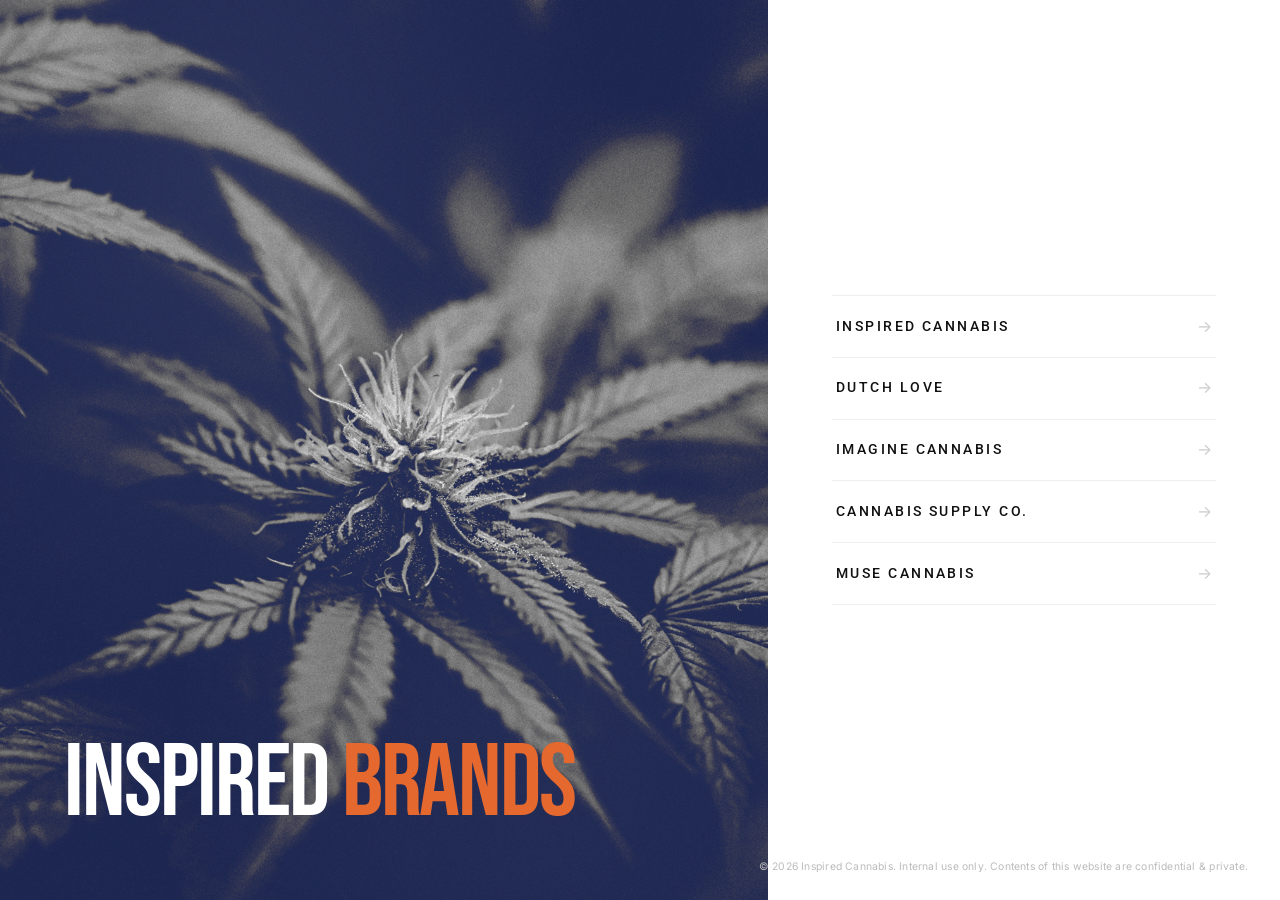
<file: index.html>
<!DOCTYPE html>
<html lang="en">
<head>
  <meta charset="UTF-8">
  <meta name="viewport" content="width=device-width, initial-scale=1.0">
  <title>Inspired Brands</title>
  <link rel="stylesheet" href="styles.css">
  <link rel="preconnect" href="https://fonts.googleapis.com">
  <link rel="preconnect" href="https://fonts.gstatic.com" crossorigin>
  <link href="https://fonts.googleapis.com/css2?family=Bebas+Neue&family=Roboto:wght@300;400;500;700&family=Inter:wght@300;400;500;600;700;800&display=swap" rel="stylesheet">
</head>
<body>

  <div class="page">

    <!-- Left — Hero -->
    <section class="hero">
      <div class="hero__overlay"></div>
      <div class="hero__content">
        <h1 class="hero__title">Inspired <span class="hero__title--accent">Brands</span></h1>
      </div>
    </section>

    <!-- Right — Index -->
    <section class="index">
      <div class="index__inner">
        <ul class="index__list">
          <li>
            <a href="inspired-cannabis.html" class="index__link">
              <span class="index__name">Inspired Cannabis</span>
              <span class="index__arrow">&rarr;</span>
            </a>
          </li>
          <li>
            <a href="dutch-love.html" class="index__link">
              <span class="index__name">Dutch Love</span>
              <span class="index__arrow">&rarr;</span>
            </a>
          </li>
          <li>
            <a href="imagine-cannabis.html" class="index__link">
              <span class="index__name">Imagine Cannabis</span>
              <span class="index__arrow">&rarr;</span>
            </a>
          </li>
          <li>
            <a href="cannabis-supply-co.html" class="index__link">
              <span class="index__name">Cannabis Supply Co.</span>
              <span class="index__arrow">&rarr;</span>
            </a>
          </li>
          <li>
            <a href="muse-cannabis.html" class="index__link">
              <span class="index__name">Muse Cannabis</span>
              <span class="index__arrow">&rarr;</span>
            </a>
          </li>
        </ul>
      </div>
    </section>

    <p class="page__footer">&copy; 2026 Inspired Cannabis. Internal use only. Contents of this website are confidential & private.</p>

  </div>

</body>
</html>
</file>
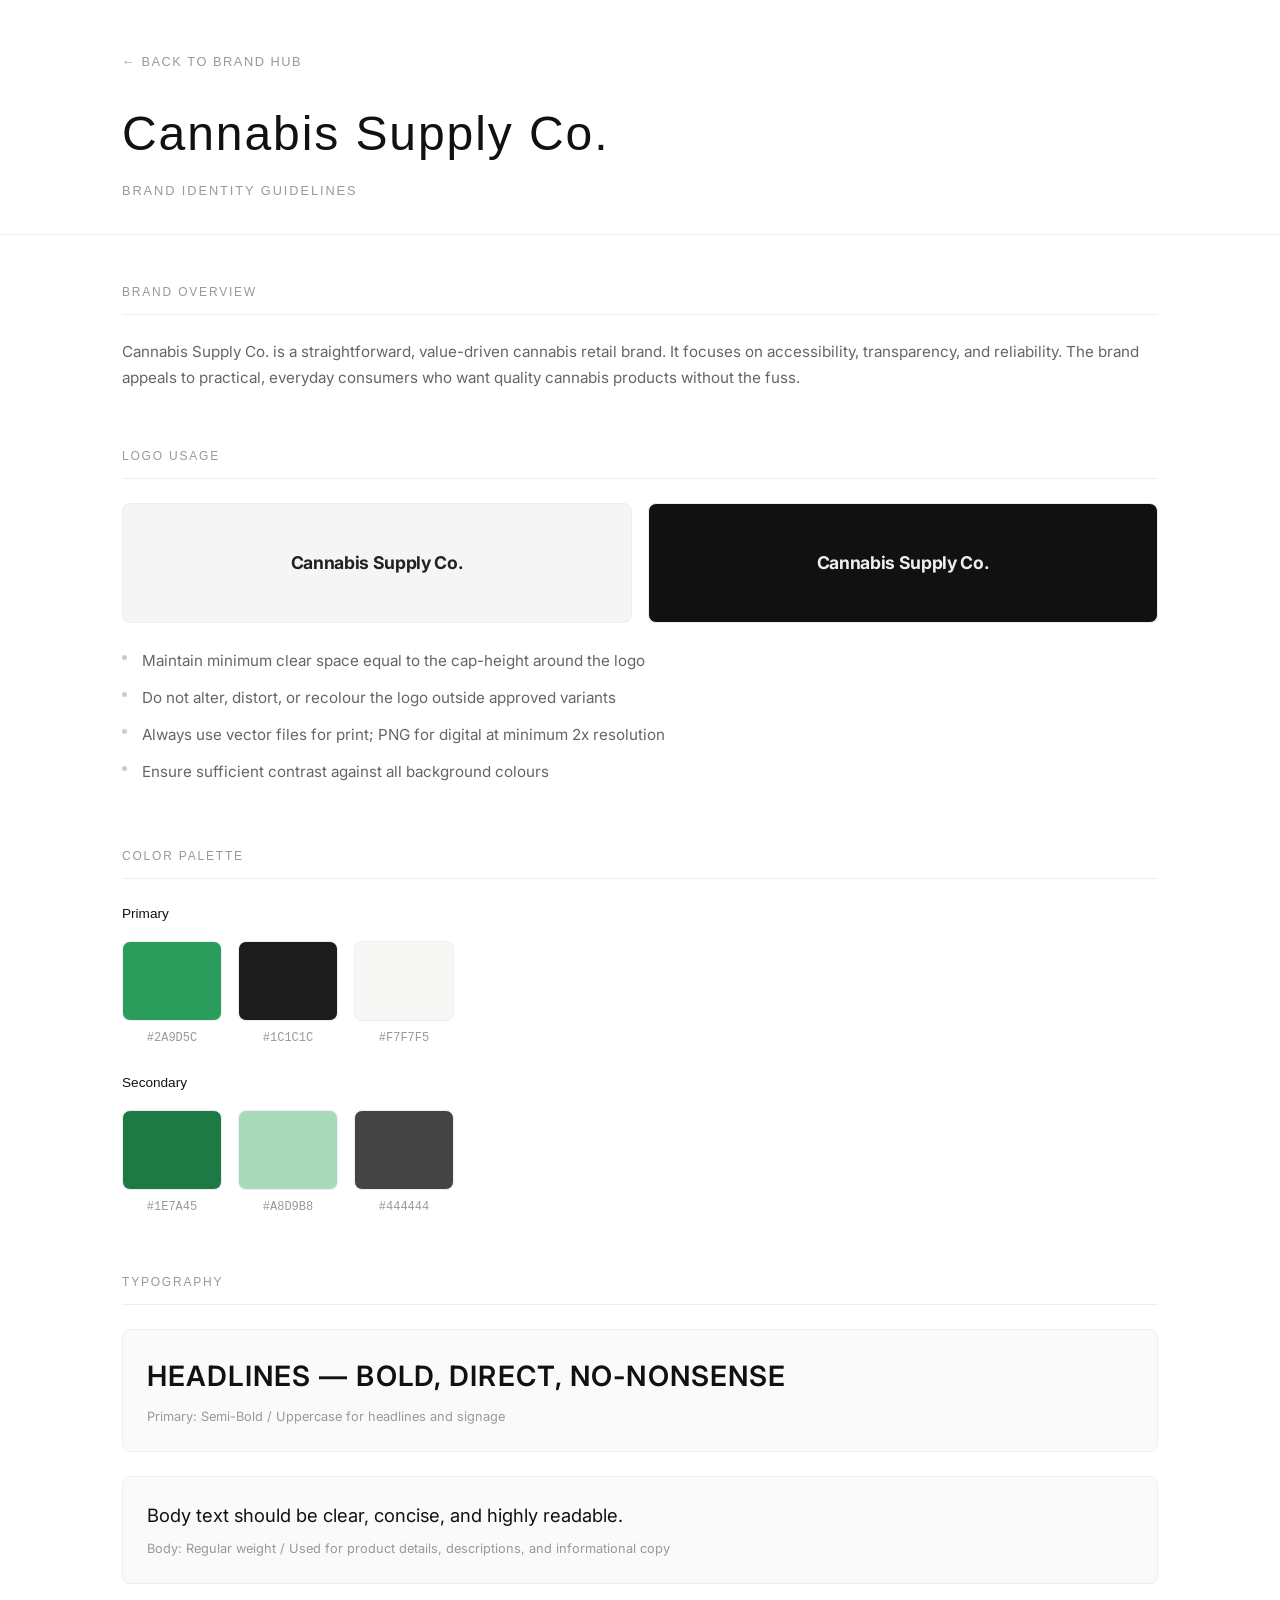
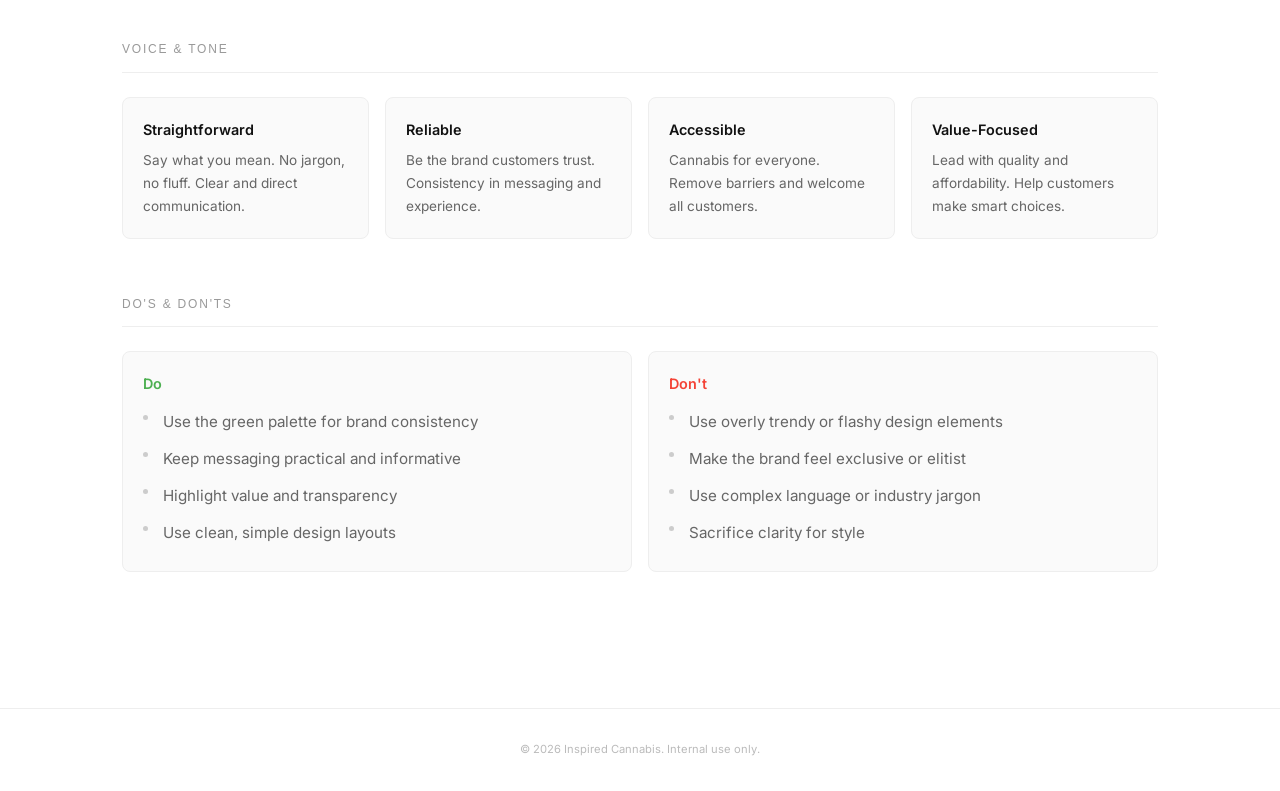
<file: cannabis-supply-co.html>
<!DOCTYPE html>
<html lang="en">
<head>
  <meta charset="UTF-8">
  <meta name="viewport" content="width=device-width, initial-scale=1.0">
  <title>Cannabis Supply Co. | Brand Guidelines</title>
  <link rel="stylesheet" href="styles.css">
  <link rel="preconnect" href="https://fonts.googleapis.com">
  <link rel="preconnect" href="https://fonts.gstatic.com" crossorigin>
  <link href="https://fonts.googleapis.com/css2?family=Inter:wght@300;400;500;600;700&display=swap" rel="stylesheet">
</head>
<body>

  <header class="brand-header">
    <div class="container">
      <a href="index.html" class="brand-header__back">&larr; Back to Brand Hub</a>
      <h1 style="color: var(--supply);">Cannabis Supply Co.</h1>
      <p>Brand Identity Guidelines</p>
    </div>
  </header>

  <main class="brand-content">
    <div class="container">

      <!-- Mission -->
      <section class="guideline-section">
        <h2>Brand Overview</h2>
        <p>Cannabis Supply Co. is a straightforward, value-driven cannabis retail brand. It focuses on accessibility, transparency, and reliability. The brand appeals to practical, everyday consumers who want quality cannabis products without the fuss.</p>
      </section>

      <!-- Logo -->
      <section class="guideline-section">
        <h2>Logo Usage</h2>
        <div class="logo-usage">
          <div class="logo-example logo-example--light">
            <span style="color: var(--supply);">Cannabis Supply Co.</span>
          </div>
          <div class="logo-example logo-example--dark">
            <span style="color: var(--supply);">Cannabis Supply Co.</span>
          </div>
        </div>
        <ul style="margin-top: 1.25rem;">
          <li>Maintain minimum clear space equal to the cap-height around the logo</li>
          <li>Do not alter, distort, or recolour the logo outside approved variants</li>
          <li>Always use vector files for print; PNG for digital at minimum 2x resolution</li>
          <li>Ensure sufficient contrast against all background colours</li>
        </ul>
      </section>

      <!-- Colors -->
      <section class="guideline-section">
        <h2>Color Palette</h2>
        <h3>Primary</h3>
        <div class="color-palette">
          <div class="color-swatch">
            <div class="color-swatch__block" style="background: #2a9d5c;"></div>
            <div class="color-swatch__label">#2A9D5C</div>
          </div>
          <div class="color-swatch">
            <div class="color-swatch__block" style="background: #1c1c1c;"></div>
            <div class="color-swatch__label">#1C1C1C</div>
          </div>
          <div class="color-swatch">
            <div class="color-swatch__block" style="background: #f7f7f5;"></div>
            <div class="color-swatch__label">#F7F7F5</div>
          </div>
        </div>
        <h3 style="margin-top: 1.5rem;">Secondary</h3>
        <div class="color-palette">
          <div class="color-swatch">
            <div class="color-swatch__block" style="background: #1e7a45;"></div>
            <div class="color-swatch__label">#1E7A45</div>
          </div>
          <div class="color-swatch">
            <div class="color-swatch__block" style="background: #a8d9b8;"></div>
            <div class="color-swatch__label">#A8D9B8</div>
          </div>
          <div class="color-swatch">
            <div class="color-swatch__block" style="background: #444444;"></div>
            <div class="color-swatch__label">#444444</div>
          </div>
        </div>
      </section>

      <!-- Typography -->
      <section class="guideline-section">
        <h2>Typography</h2>
        <div class="type-specimen">
          <div class="type-specimen__sample" style="font-weight: 600; text-transform: uppercase; letter-spacing: 0.04em;">
            Headlines &mdash; Bold, direct, no-nonsense
          </div>
          <div class="type-specimen__details">
            Primary: Semi-Bold / Uppercase for headlines and signage
          </div>
        </div>
        <div class="type-specimen">
          <div class="type-specimen__sample" style="font-weight: 400; font-size: 1.15rem;">
            Body text should be clear, concise, and highly readable.
          </div>
          <div class="type-specimen__details">
            Body: Regular weight / Used for product details, descriptions, and informational copy
          </div>
        </div>
      </section>

      <!-- Voice & Tone -->
      <section class="guideline-section">
        <h2>Voice & Tone</h2>
        <div class="tone-grid">
          <div class="tone-card">
            <h4>Straightforward</h4>
            <p>Say what you mean. No jargon, no fluff. Clear and direct communication.</p>
          </div>
          <div class="tone-card">
            <h4>Reliable</h4>
            <p>Be the brand customers trust. Consistency in messaging and experience.</p>
          </div>
          <div class="tone-card">
            <h4>Accessible</h4>
            <p>Cannabis for everyone. Remove barriers and welcome all customers.</p>
          </div>
          <div class="tone-card">
            <h4>Value-Focused</h4>
            <p>Lead with quality and affordability. Help customers make smart choices.</p>
          </div>
        </div>
      </section>

      <!-- Do's and Don'ts -->
      <section class="guideline-section">
        <h2>Do's & Don'ts</h2>
        <div class="tone-grid">
          <div class="tone-card">
            <h4 style="color: #4caf50;">Do</h4>
            <ul>
              <li>Use the green palette for brand consistency</li>
              <li>Keep messaging practical and informative</li>
              <li>Highlight value and transparency</li>
              <li>Use clean, simple design layouts</li>
            </ul>
          </div>
          <div class="tone-card">
            <h4 style="color: #f44336;">Don't</h4>
            <ul>
              <li>Use overly trendy or flashy design elements</li>
              <li>Make the brand feel exclusive or elitist</li>
              <li>Use complex language or industry jargon</li>
              <li>Sacrifice clarity for style</li>
            </ul>
          </div>
        </div>
      </section>

    </div>
  </main>

  <footer class="site-footer">
    <div class="container">
      <p>&copy; 2026 Inspired Cannabis. Internal use only.</p>
    </div>
  </footer>

</body>
</html>
</file>
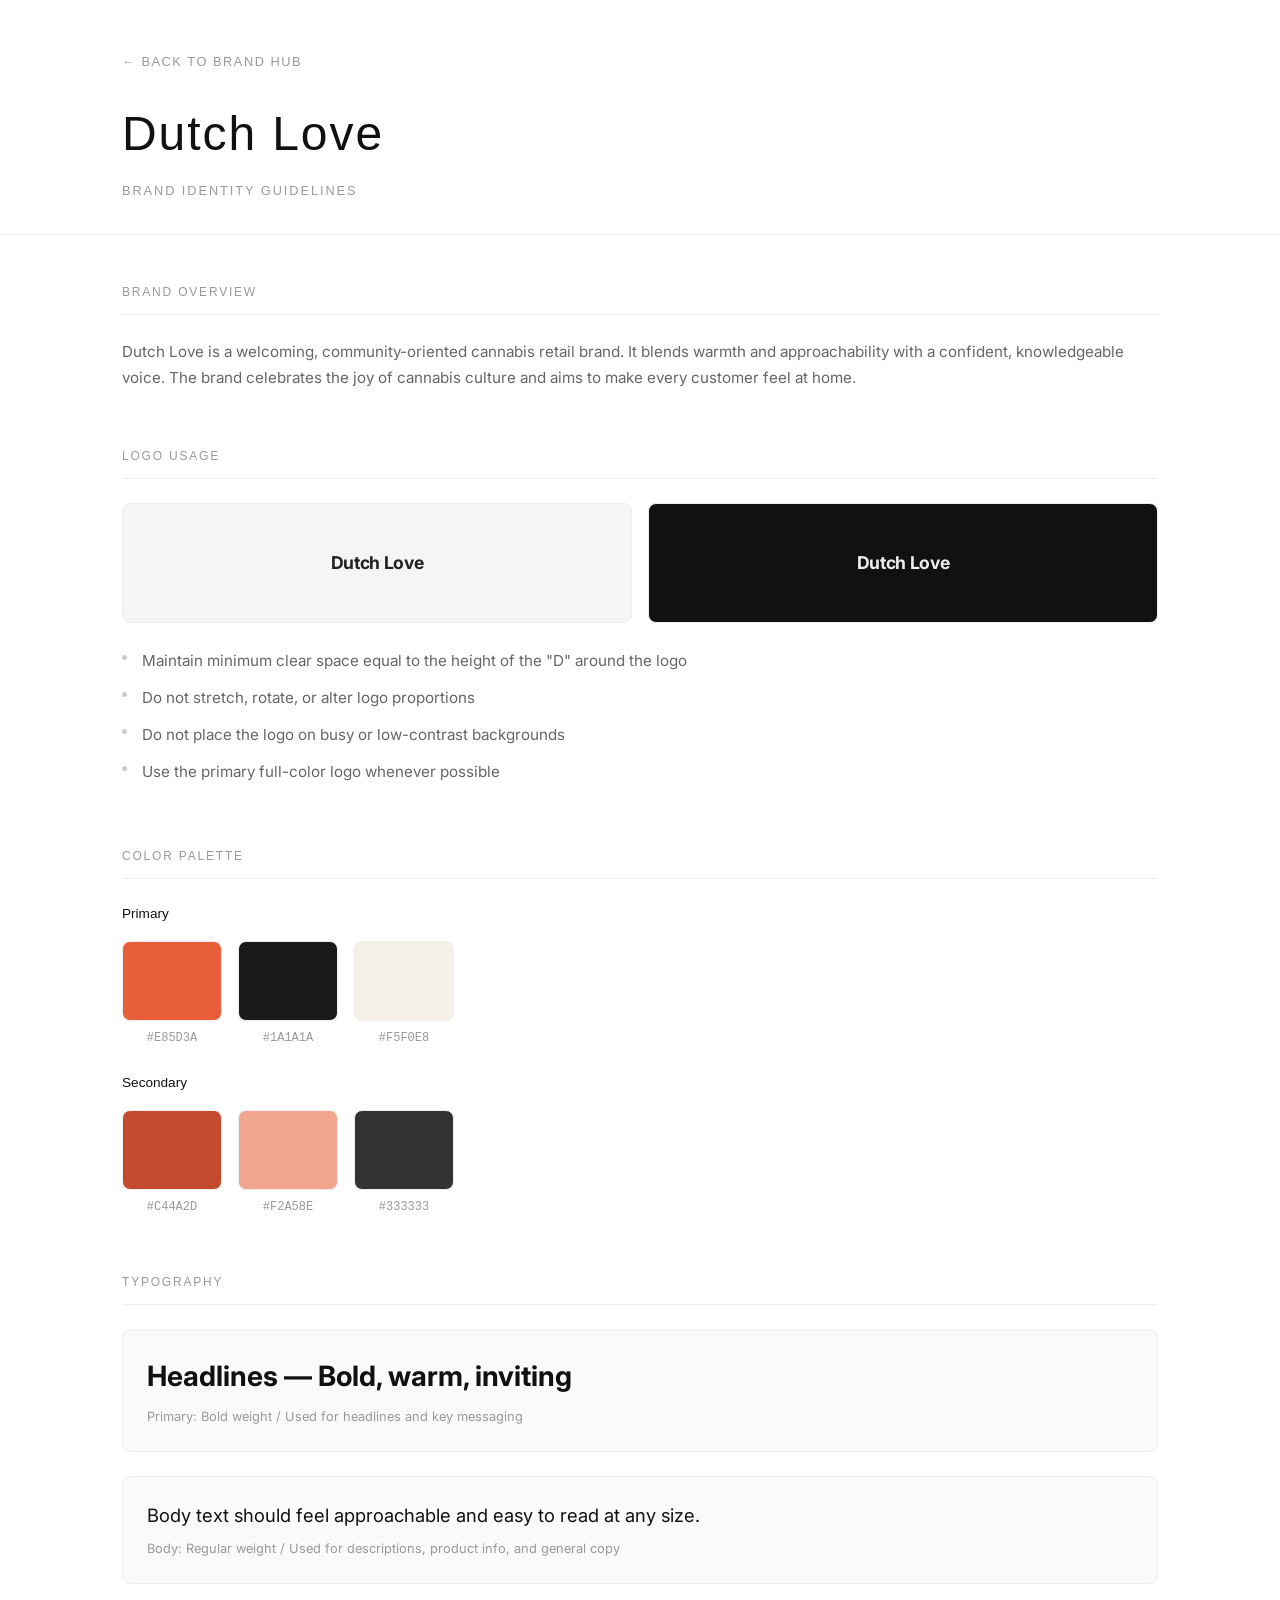
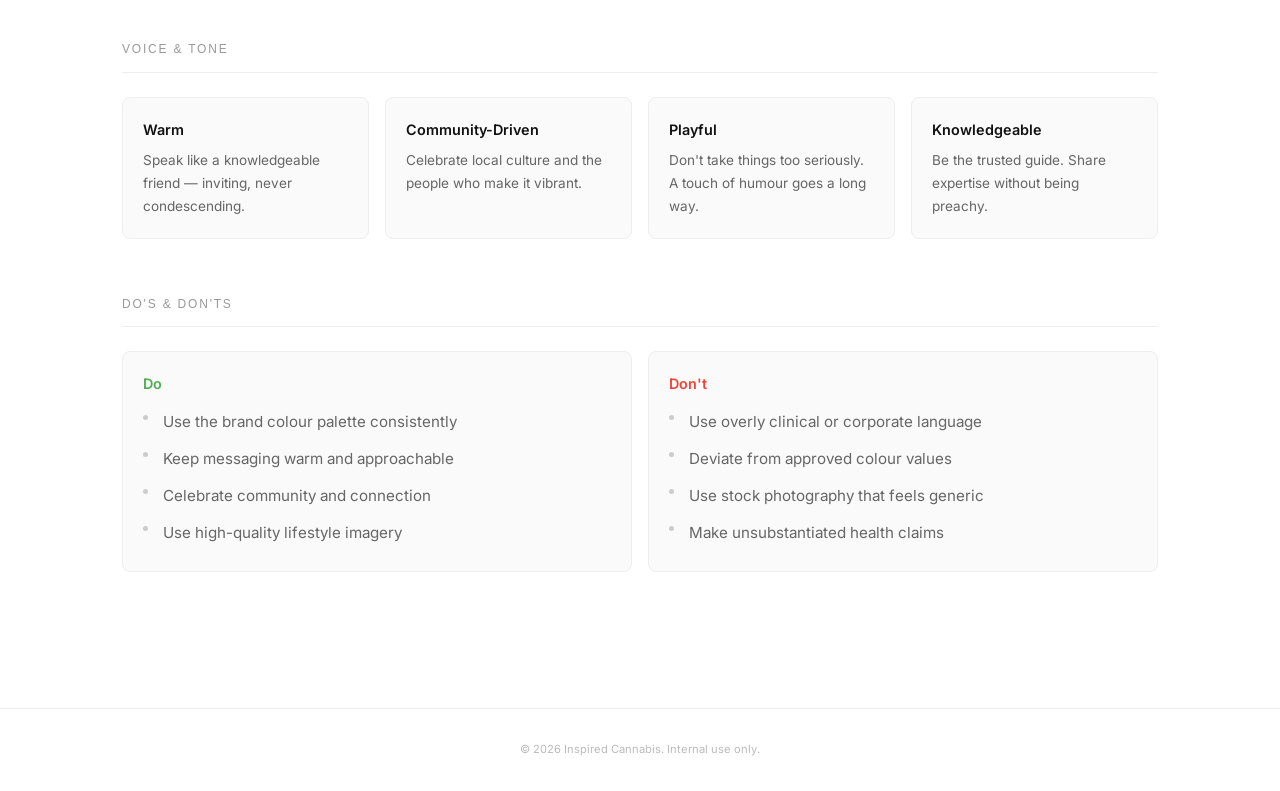
<file: dutch-love.html>
<!DOCTYPE html>
<html lang="en">
<head>
  <meta charset="UTF-8">
  <meta name="viewport" content="width=device-width, initial-scale=1.0">
  <title>Dutch Love | Brand Guidelines</title>
  <link rel="stylesheet" href="styles.css">
  <link rel="preconnect" href="https://fonts.googleapis.com">
  <link rel="preconnect" href="https://fonts.gstatic.com" crossorigin>
  <link href="https://fonts.googleapis.com/css2?family=Inter:wght@300;400;500;600;700&display=swap" rel="stylesheet">
</head>
<body>

  <header class="brand-header">
    <div class="container">
      <a href="index.html" class="brand-header__back">&larr; Back to Brand Hub</a>
      <h1 style="color: var(--dutch-love);">Dutch Love</h1>
      <p>Brand Identity Guidelines</p>
    </div>
  </header>

  <main class="brand-content">
    <div class="container">

      <!-- Mission -->
      <section class="guideline-section">
        <h2>Brand Overview</h2>
        <p>Dutch Love is a welcoming, community-oriented cannabis retail brand. It blends warmth and approachability with a confident, knowledgeable voice. The brand celebrates the joy of cannabis culture and aims to make every customer feel at home.</p>
      </section>

      <!-- Logo -->
      <section class="guideline-section">
        <h2>Logo Usage</h2>
        <div class="logo-usage">
          <div class="logo-example logo-example--light">
            <span style="color: var(--dutch-love);">Dutch Love</span>
          </div>
          <div class="logo-example logo-example--dark">
            <span style="color: var(--dutch-love);">Dutch Love</span>
          </div>
        </div>
        <ul style="margin-top: 1.25rem;">
          <li>Maintain minimum clear space equal to the height of the "D" around the logo</li>
          <li>Do not stretch, rotate, or alter logo proportions</li>
          <li>Do not place the logo on busy or low-contrast backgrounds</li>
          <li>Use the primary full-color logo whenever possible</li>
        </ul>
      </section>

      <!-- Colors -->
      <section class="guideline-section">
        <h2>Color Palette</h2>
        <h3>Primary</h3>
        <div class="color-palette">
          <div class="color-swatch">
            <div class="color-swatch__block" style="background: #e85d3a;"></div>
            <div class="color-swatch__label">#E85D3A</div>
          </div>
          <div class="color-swatch">
            <div class="color-swatch__block" style="background: #1a1a1a;"></div>
            <div class="color-swatch__label">#1A1A1A</div>
          </div>
          <div class="color-swatch">
            <div class="color-swatch__block" style="background: #f5f0e8;"></div>
            <div class="color-swatch__label">#F5F0E8</div>
          </div>
        </div>
        <h3 style="margin-top: 1.5rem;">Secondary</h3>
        <div class="color-palette">
          <div class="color-swatch">
            <div class="color-swatch__block" style="background: #c44a2d;"></div>
            <div class="color-swatch__label">#C44A2D</div>
          </div>
          <div class="color-swatch">
            <div class="color-swatch__block" style="background: #f2a58e;"></div>
            <div class="color-swatch__label">#F2A58E</div>
          </div>
          <div class="color-swatch">
            <div class="color-swatch__block" style="background: #333333;"></div>
            <div class="color-swatch__label">#333333</div>
          </div>
        </div>
      </section>

      <!-- Typography -->
      <section class="guideline-section">
        <h2>Typography</h2>
        <div class="type-specimen">
          <div class="type-specimen__sample" style="font-weight: 700;">
            Headlines &mdash; Bold, warm, inviting
          </div>
          <div class="type-specimen__details">
            Primary: Bold weight / Used for headlines and key messaging
          </div>
        </div>
        <div class="type-specimen">
          <div class="type-specimen__sample" style="font-weight: 400; font-size: 1.15rem;">
            Body text should feel approachable and easy to read at any size.
          </div>
          <div class="type-specimen__details">
            Body: Regular weight / Used for descriptions, product info, and general copy
          </div>
        </div>
      </section>

      <!-- Voice & Tone -->
      <section class="guideline-section">
        <h2>Voice & Tone</h2>
        <div class="tone-grid">
          <div class="tone-card">
            <h4>Warm</h4>
            <p>Speak like a knowledgeable friend &mdash; inviting, never condescending.</p>
          </div>
          <div class="tone-card">
            <h4>Community-Driven</h4>
            <p>Celebrate local culture and the people who make it vibrant.</p>
          </div>
          <div class="tone-card">
            <h4>Playful</h4>
            <p>Don't take things too seriously. A touch of humour goes a long way.</p>
          </div>
          <div class="tone-card">
            <h4>Knowledgeable</h4>
            <p>Be the trusted guide. Share expertise without being preachy.</p>
          </div>
        </div>
      </section>

      <!-- Do's and Don'ts -->
      <section class="guideline-section">
        <h2>Do's & Don'ts</h2>
        <div class="tone-grid">
          <div class="tone-card">
            <h4 style="color: #4caf50;">Do</h4>
            <ul>
              <li>Use the brand colour palette consistently</li>
              <li>Keep messaging warm and approachable</li>
              <li>Celebrate community and connection</li>
              <li>Use high-quality lifestyle imagery</li>
            </ul>
          </div>
          <div class="tone-card">
            <h4 style="color: #f44336;">Don't</h4>
            <ul>
              <li>Use overly clinical or corporate language</li>
              <li>Deviate from approved colour values</li>
              <li>Use stock photography that feels generic</li>
              <li>Make unsubstantiated health claims</li>
            </ul>
          </div>
        </div>
      </section>

    </div>
  </main>

  <footer class="site-footer">
    <div class="container">
      <p>&copy; 2026 Inspired Cannabis. Internal use only.</p>
    </div>
  </footer>

</body>
</html>
</file>
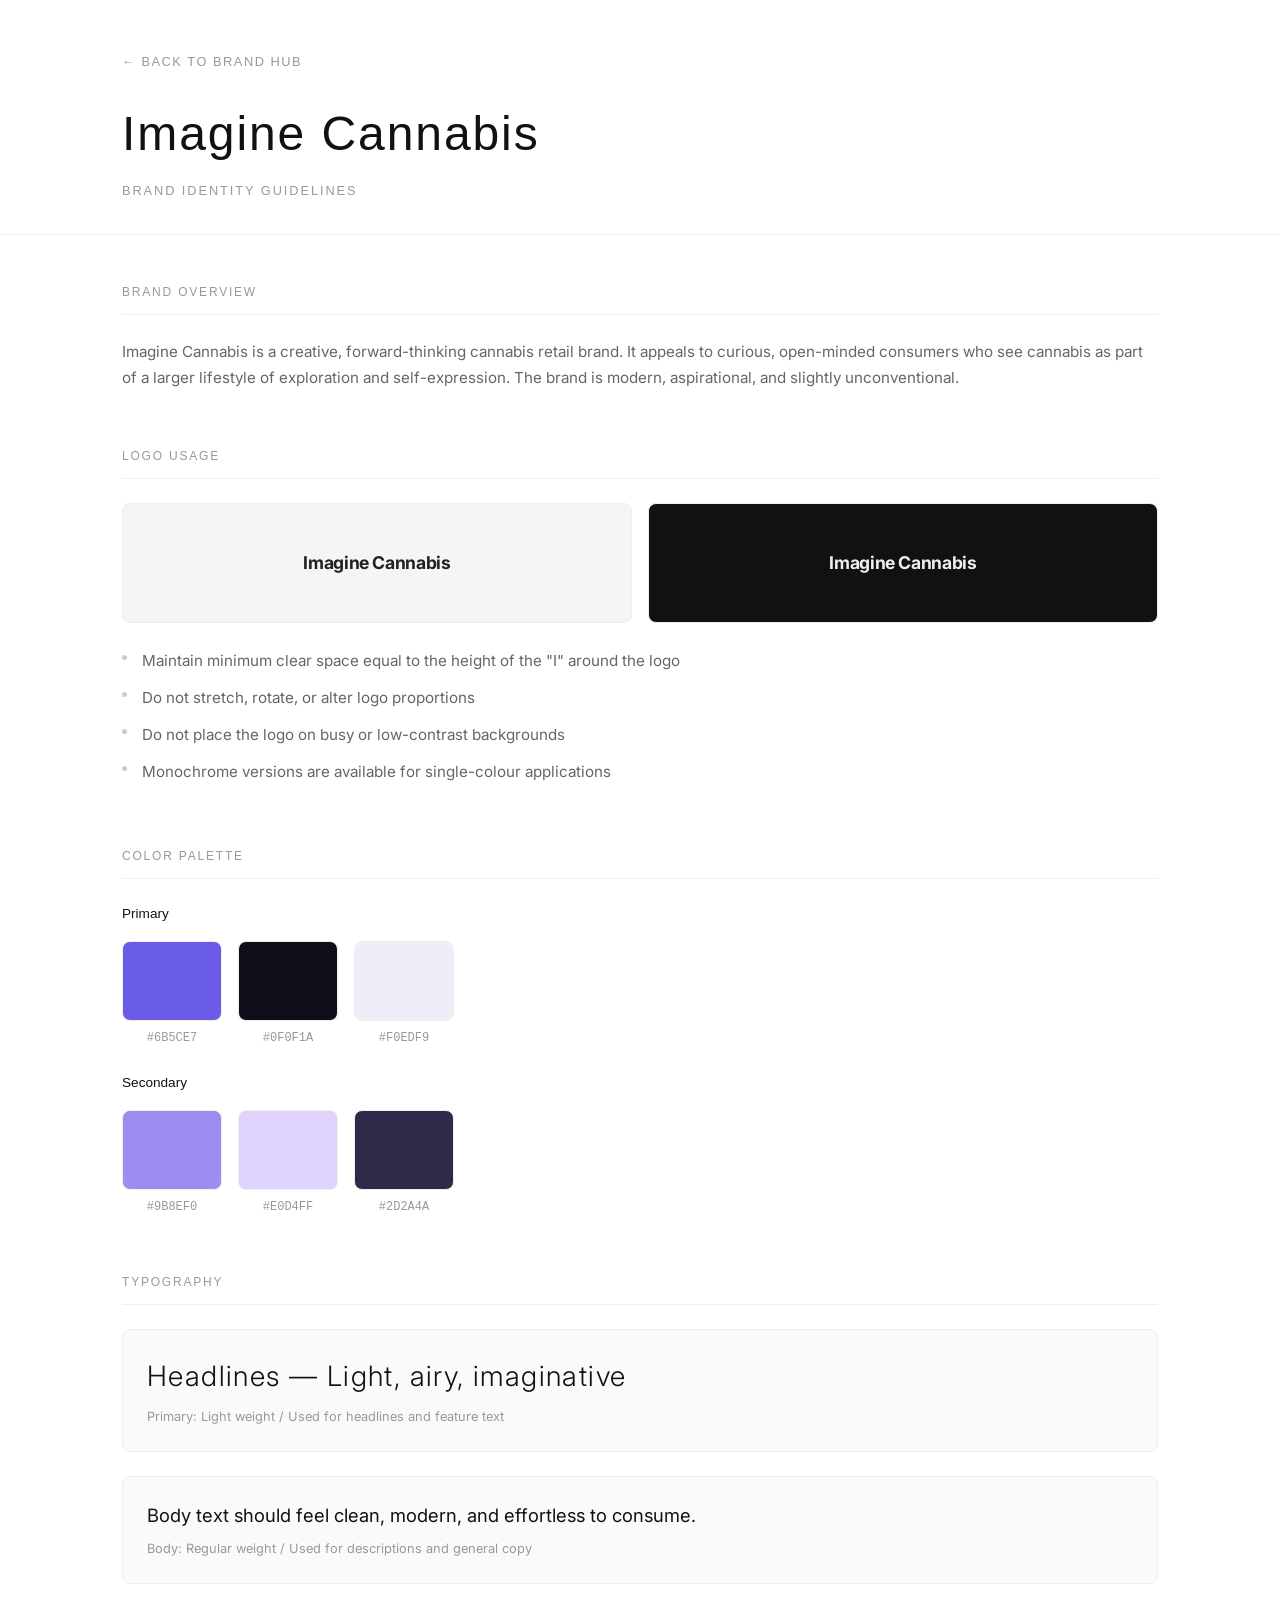
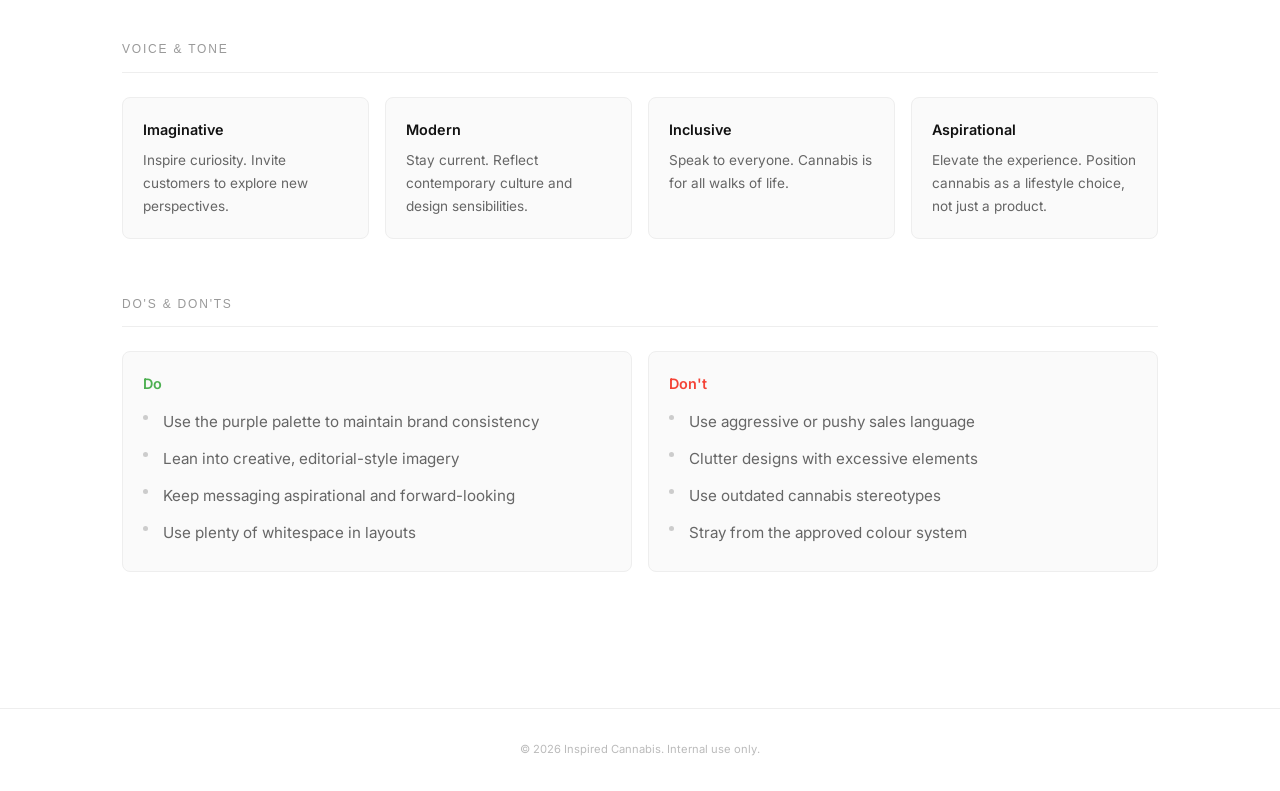
<file: imagine-cannabis.html>
<!DOCTYPE html>
<html lang="en">
<head>
  <meta charset="UTF-8">
  <meta name="viewport" content="width=device-width, initial-scale=1.0">
  <title>Imagine Cannabis | Brand Guidelines</title>
  <link rel="stylesheet" href="styles.css">
  <link rel="preconnect" href="https://fonts.googleapis.com">
  <link rel="preconnect" href="https://fonts.gstatic.com" crossorigin>
  <link href="https://fonts.googleapis.com/css2?family=Inter:wght@300;400;500;600;700&display=swap" rel="stylesheet">
</head>
<body>

  <header class="brand-header">
    <div class="container">
      <a href="index.html" class="brand-header__back">&larr; Back to Brand Hub</a>
      <h1 style="color: var(--imagine);">Imagine Cannabis</h1>
      <p>Brand Identity Guidelines</p>
    </div>
  </header>

  <main class="brand-content">
    <div class="container">

      <!-- Mission -->
      <section class="guideline-section">
        <h2>Brand Overview</h2>
        <p>Imagine Cannabis is a creative, forward-thinking cannabis retail brand. It appeals to curious, open-minded consumers who see cannabis as part of a larger lifestyle of exploration and self-expression. The brand is modern, aspirational, and slightly unconventional.</p>
      </section>

      <!-- Logo -->
      <section class="guideline-section">
        <h2>Logo Usage</h2>
        <div class="logo-usage">
          <div class="logo-example logo-example--light">
            <span style="color: var(--imagine);">Imagine Cannabis</span>
          </div>
          <div class="logo-example logo-example--dark">
            <span style="color: var(--imagine);">Imagine Cannabis</span>
          </div>
        </div>
        <ul style="margin-top: 1.25rem;">
          <li>Maintain minimum clear space equal to the height of the "I" around the logo</li>
          <li>Do not stretch, rotate, or alter logo proportions</li>
          <li>Do not place the logo on busy or low-contrast backgrounds</li>
          <li>Monochrome versions are available for single-colour applications</li>
        </ul>
      </section>

      <!-- Colors -->
      <section class="guideline-section">
        <h2>Color Palette</h2>
        <h3>Primary</h3>
        <div class="color-palette">
          <div class="color-swatch">
            <div class="color-swatch__block" style="background: #6b5ce7;"></div>
            <div class="color-swatch__label">#6B5CE7</div>
          </div>
          <div class="color-swatch">
            <div class="color-swatch__block" style="background: #0f0f1a;"></div>
            <div class="color-swatch__label">#0F0F1A</div>
          </div>
          <div class="color-swatch">
            <div class="color-swatch__block" style="background: #f0edf9;"></div>
            <div class="color-swatch__label">#F0EDF9</div>
          </div>
        </div>
        <h3 style="margin-top: 1.5rem;">Secondary</h3>
        <div class="color-palette">
          <div class="color-swatch">
            <div class="color-swatch__block" style="background: #9b8ef0;"></div>
            <div class="color-swatch__label">#9B8EF0</div>
          </div>
          <div class="color-swatch">
            <div class="color-swatch__block" style="background: #e0d4ff;"></div>
            <div class="color-swatch__label">#E0D4FF</div>
          </div>
          <div class="color-swatch">
            <div class="color-swatch__block" style="background: #2d2a4a;"></div>
            <div class="color-swatch__label">#2D2A4A</div>
          </div>
        </div>
      </section>

      <!-- Typography -->
      <section class="guideline-section">
        <h2>Typography</h2>
        <div class="type-specimen">
          <div class="type-specimen__sample" style="font-weight: 300; letter-spacing: 0.05em;">
            Headlines &mdash; Light, airy, imaginative
          </div>
          <div class="type-specimen__details">
            Primary: Light weight / Used for headlines and feature text
          </div>
        </div>
        <div class="type-specimen">
          <div class="type-specimen__sample" style="font-weight: 400; font-size: 1.15rem;">
            Body text should feel clean, modern, and effortless to consume.
          </div>
          <div class="type-specimen__details">
            Body: Regular weight / Used for descriptions and general copy
          </div>
        </div>
      </section>

      <!-- Voice & Tone -->
      <section class="guideline-section">
        <h2>Voice & Tone</h2>
        <div class="tone-grid">
          <div class="tone-card">
            <h4>Imaginative</h4>
            <p>Inspire curiosity. Invite customers to explore new perspectives.</p>
          </div>
          <div class="tone-card">
            <h4>Modern</h4>
            <p>Stay current. Reflect contemporary culture and design sensibilities.</p>
          </div>
          <div class="tone-card">
            <h4>Inclusive</h4>
            <p>Speak to everyone. Cannabis is for all walks of life.</p>
          </div>
          <div class="tone-card">
            <h4>Aspirational</h4>
            <p>Elevate the experience. Position cannabis as a lifestyle choice, not just a product.</p>
          </div>
        </div>
      </section>

      <!-- Do's and Don'ts -->
      <section class="guideline-section">
        <h2>Do's & Don'ts</h2>
        <div class="tone-grid">
          <div class="tone-card">
            <h4 style="color: #4caf50;">Do</h4>
            <ul>
              <li>Use the purple palette to maintain brand consistency</li>
              <li>Lean into creative, editorial-style imagery</li>
              <li>Keep messaging aspirational and forward-looking</li>
              <li>Use plenty of whitespace in layouts</li>
            </ul>
          </div>
          <div class="tone-card">
            <h4 style="color: #f44336;">Don't</h4>
            <ul>
              <li>Use aggressive or pushy sales language</li>
              <li>Clutter designs with excessive elements</li>
              <li>Use outdated cannabis stereotypes</li>
              <li>Stray from the approved colour system</li>
            </ul>
          </div>
        </div>
      </section>

    </div>
  </main>

  <footer class="site-footer">
    <div class="container">
      <p>&copy; 2026 Inspired Cannabis. Internal use only.</p>
    </div>
  </footer>

</body>
</html>
</file>
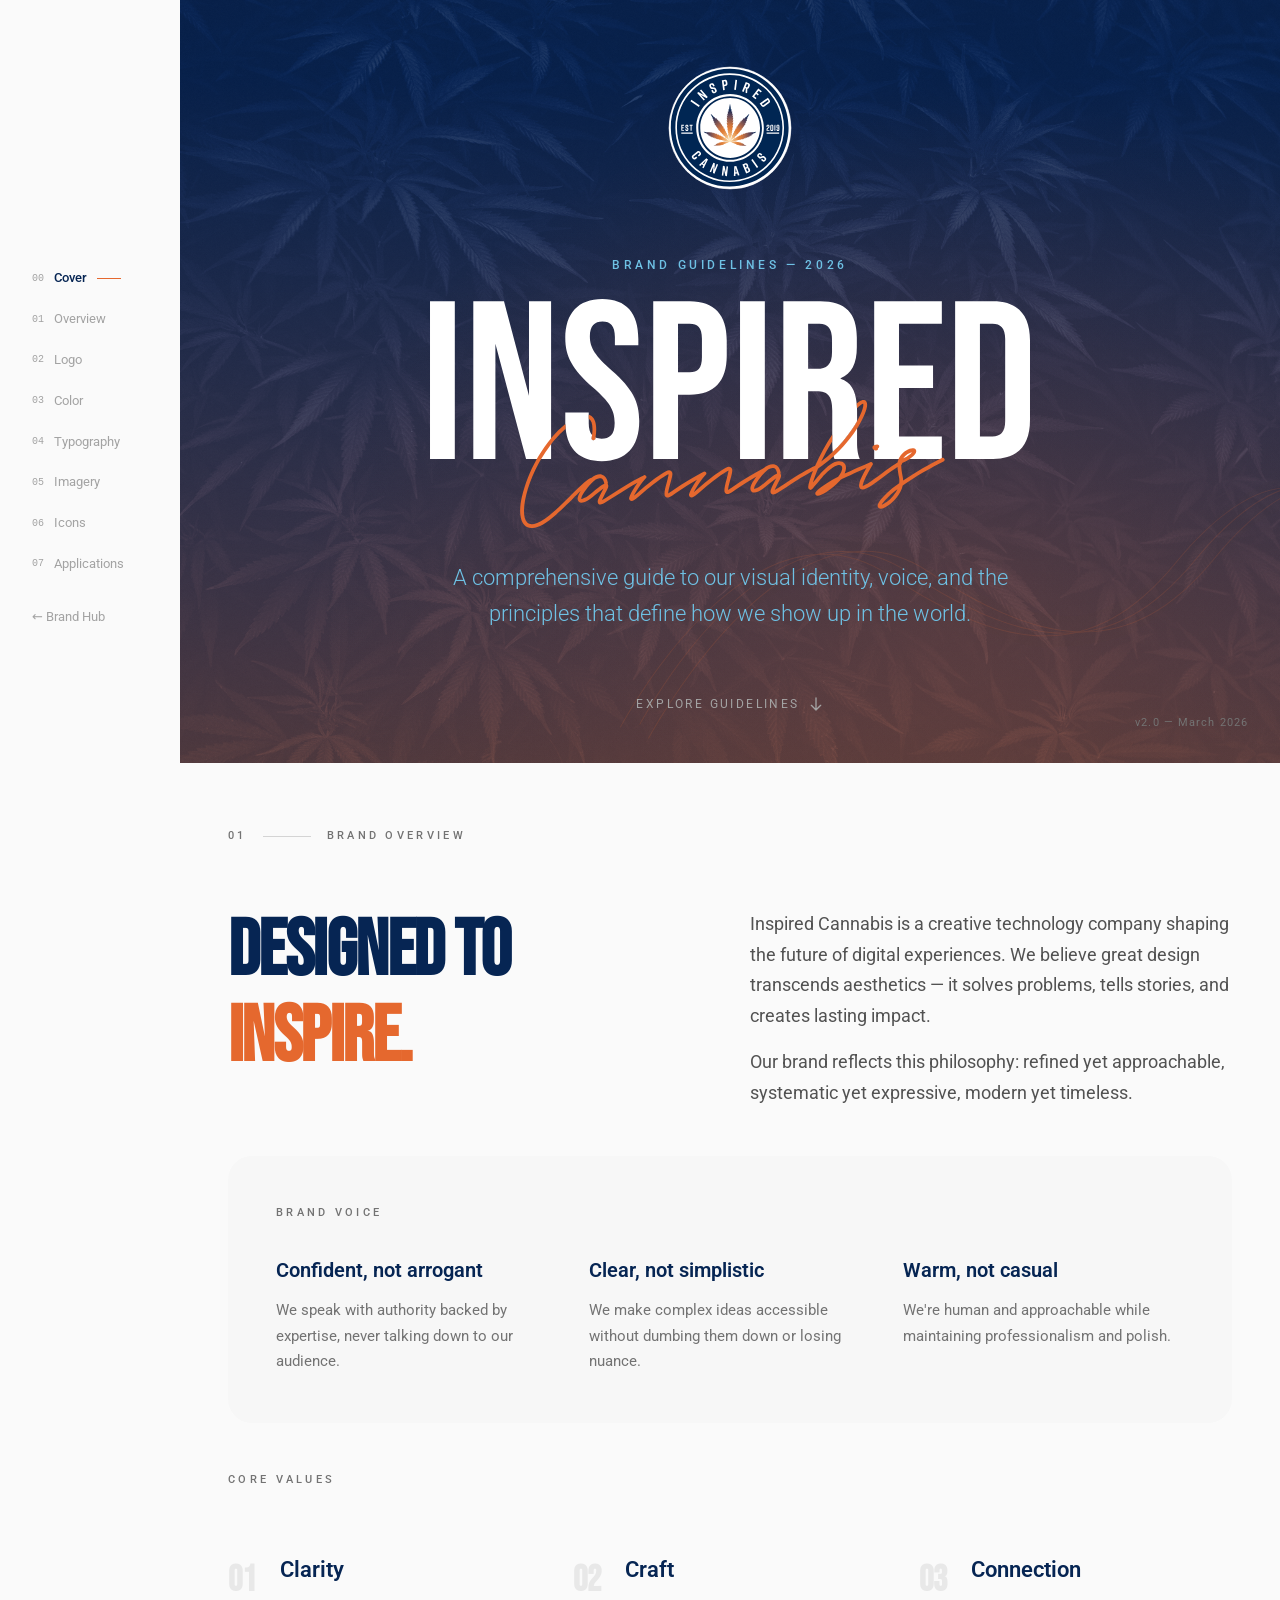
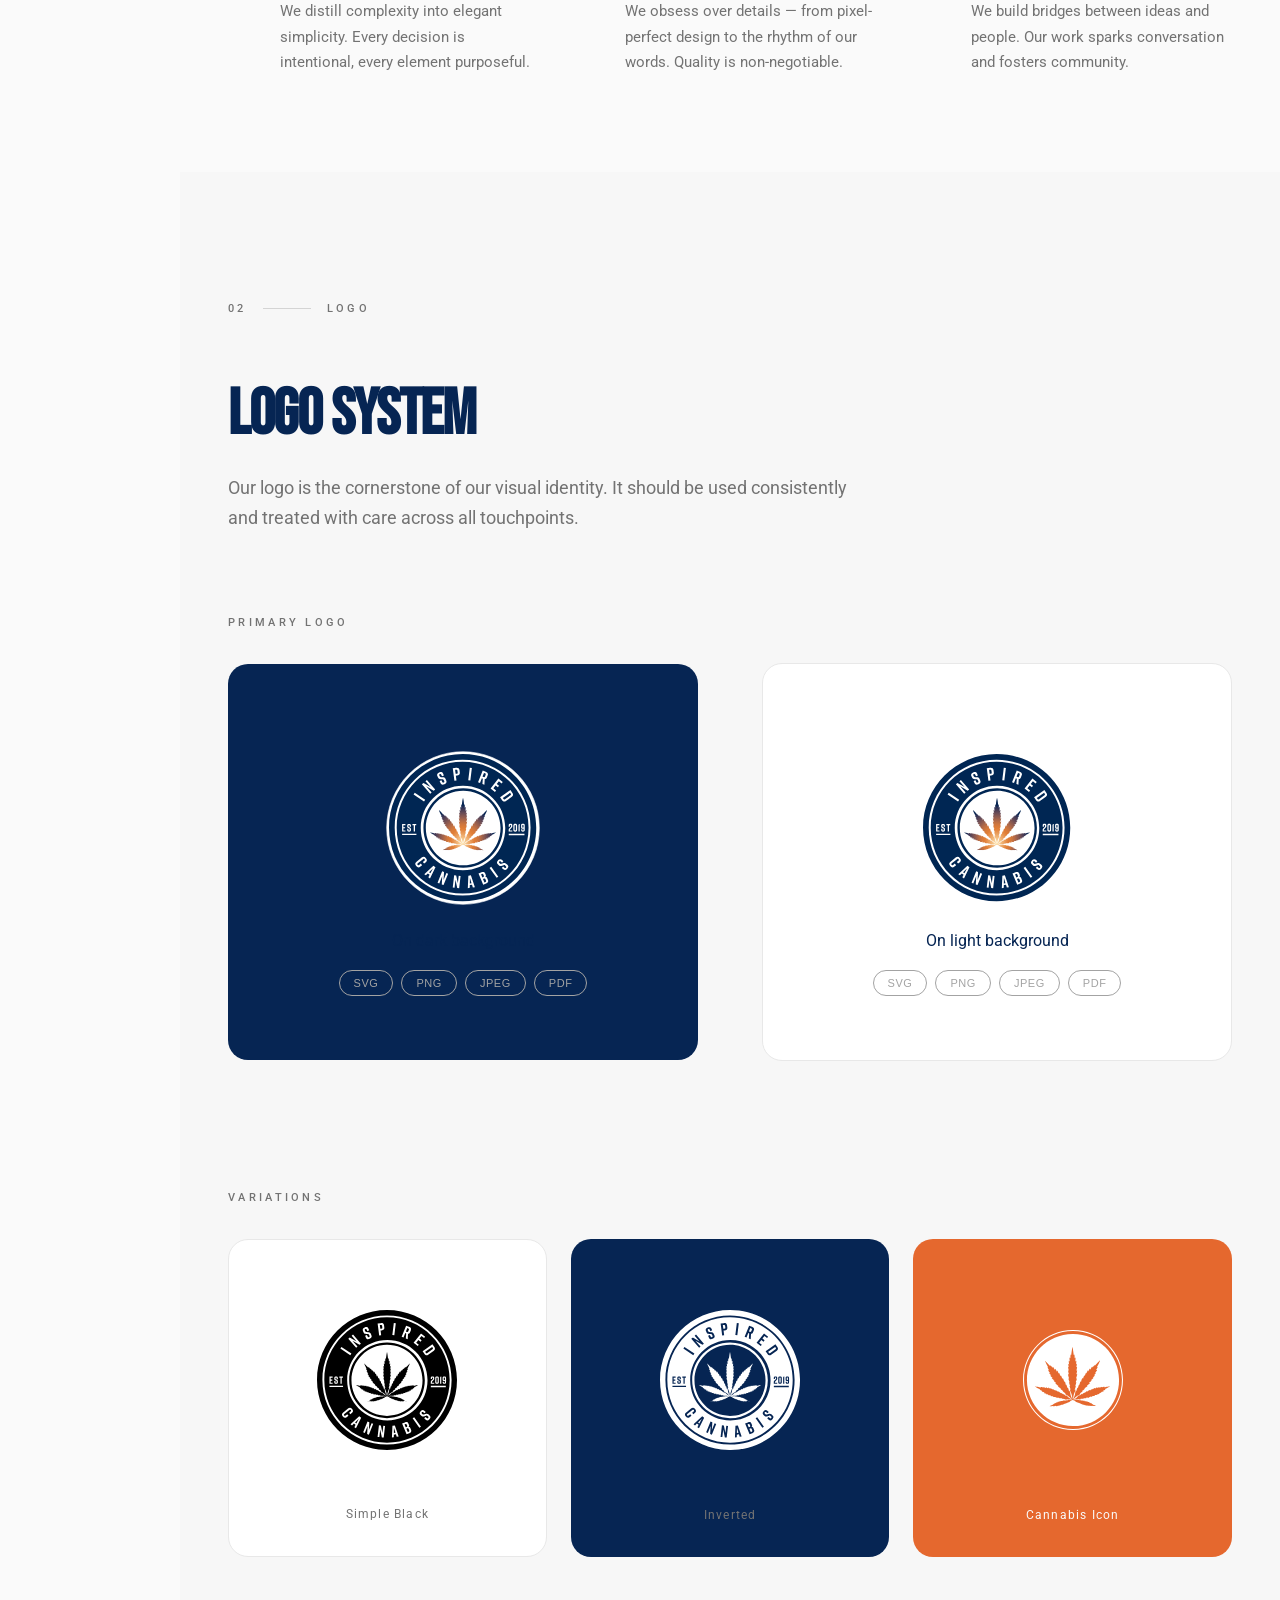
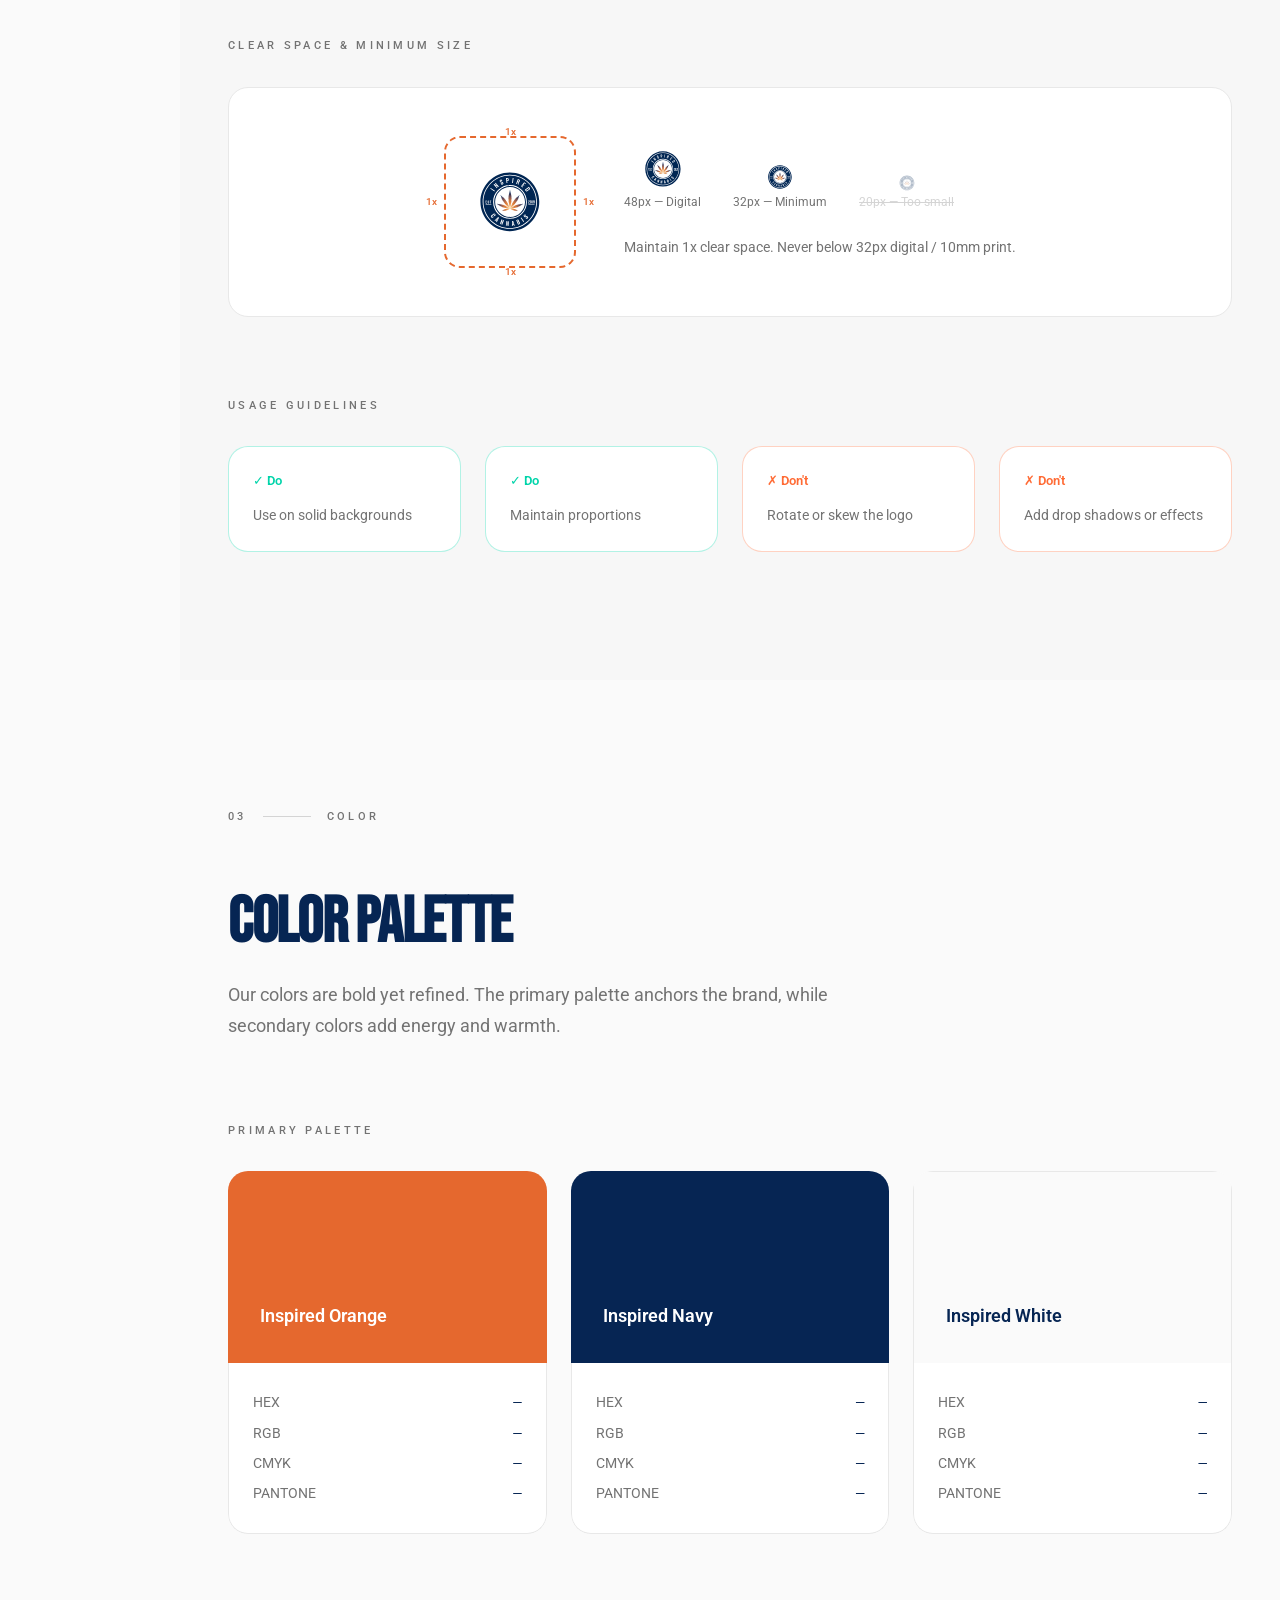
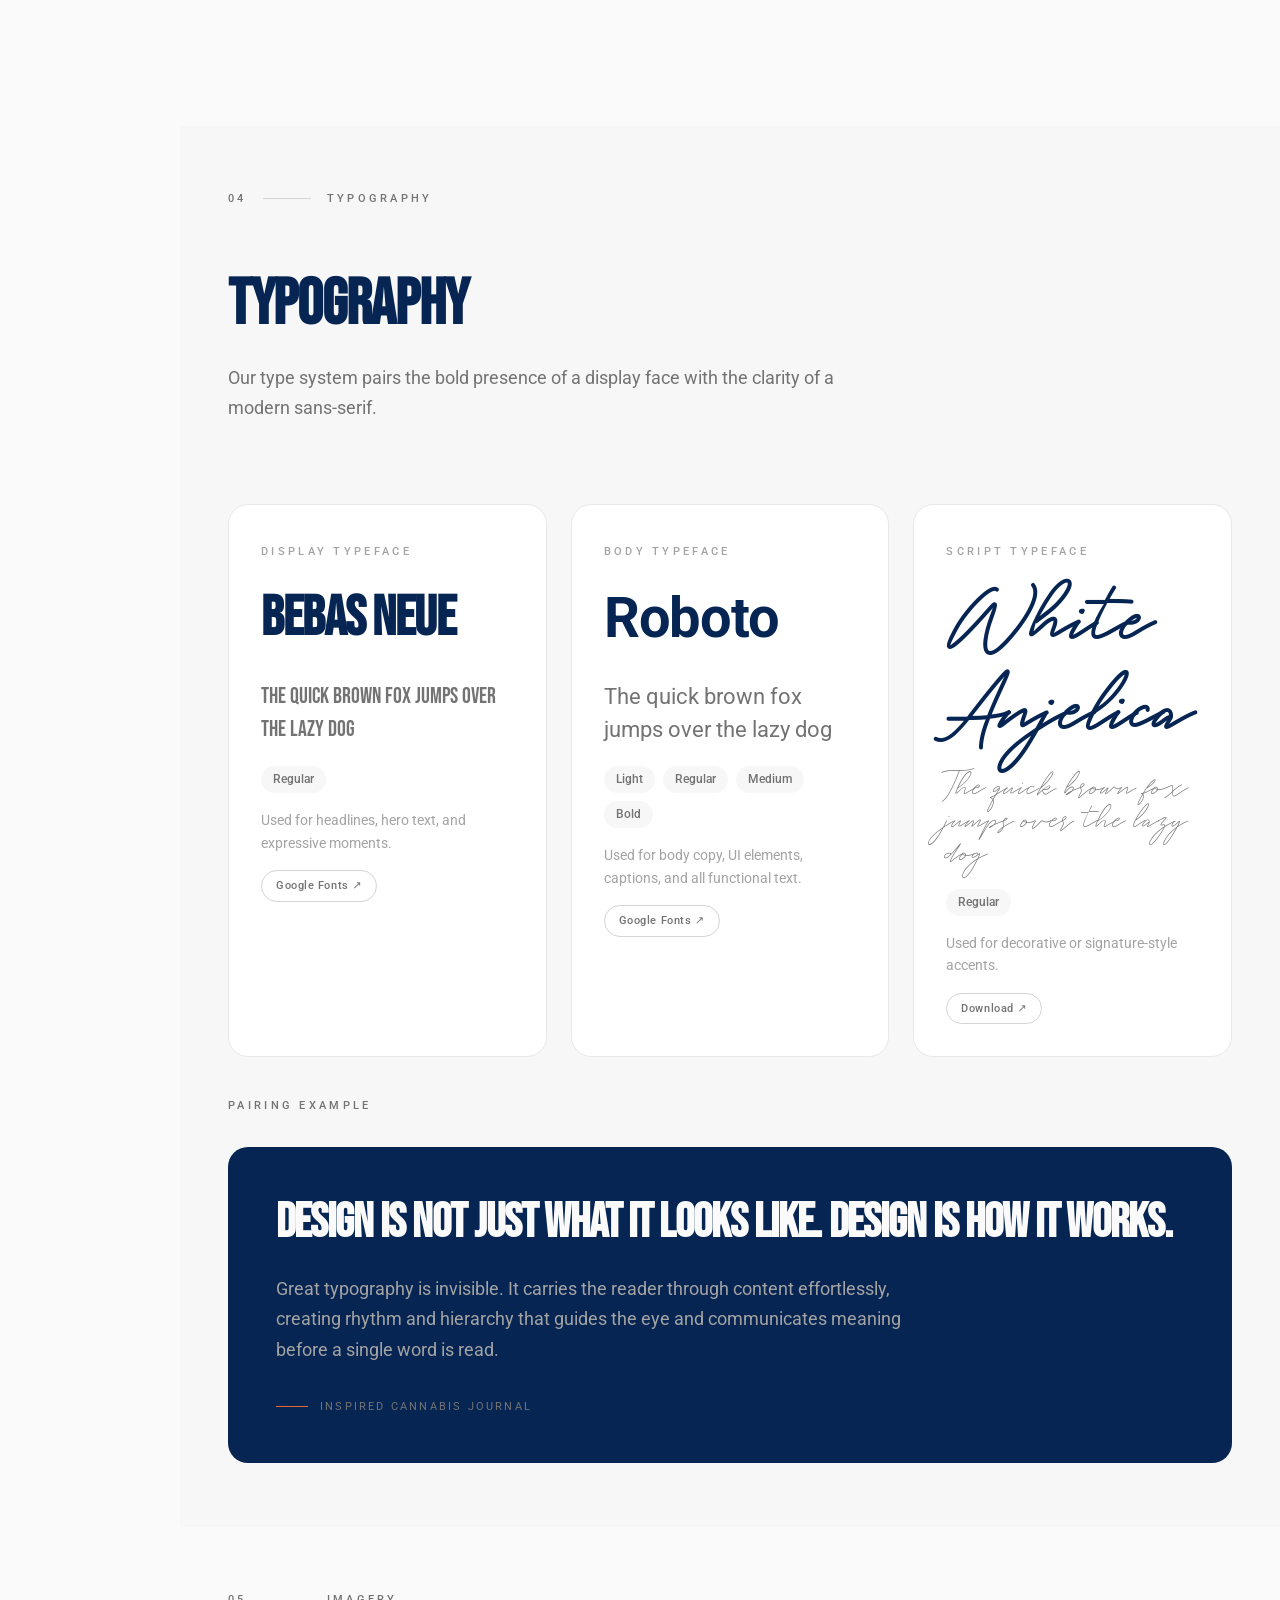
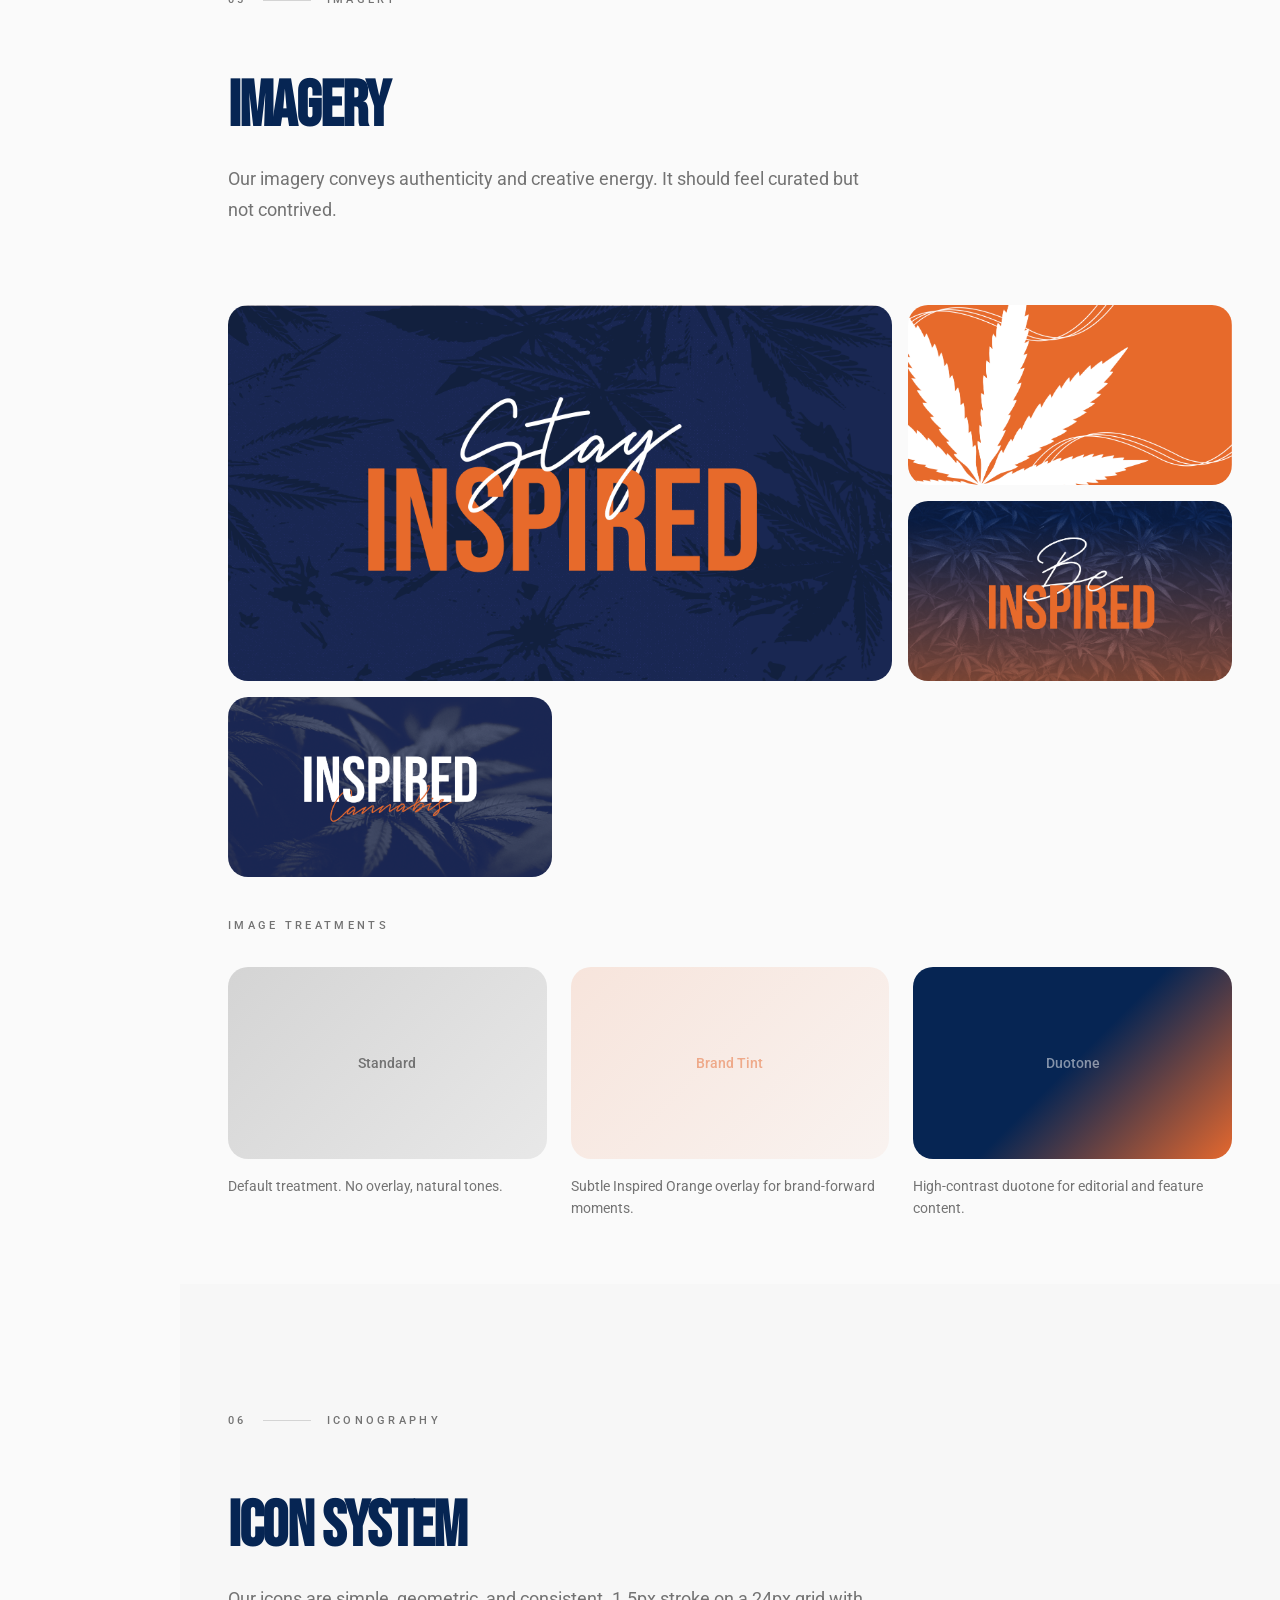
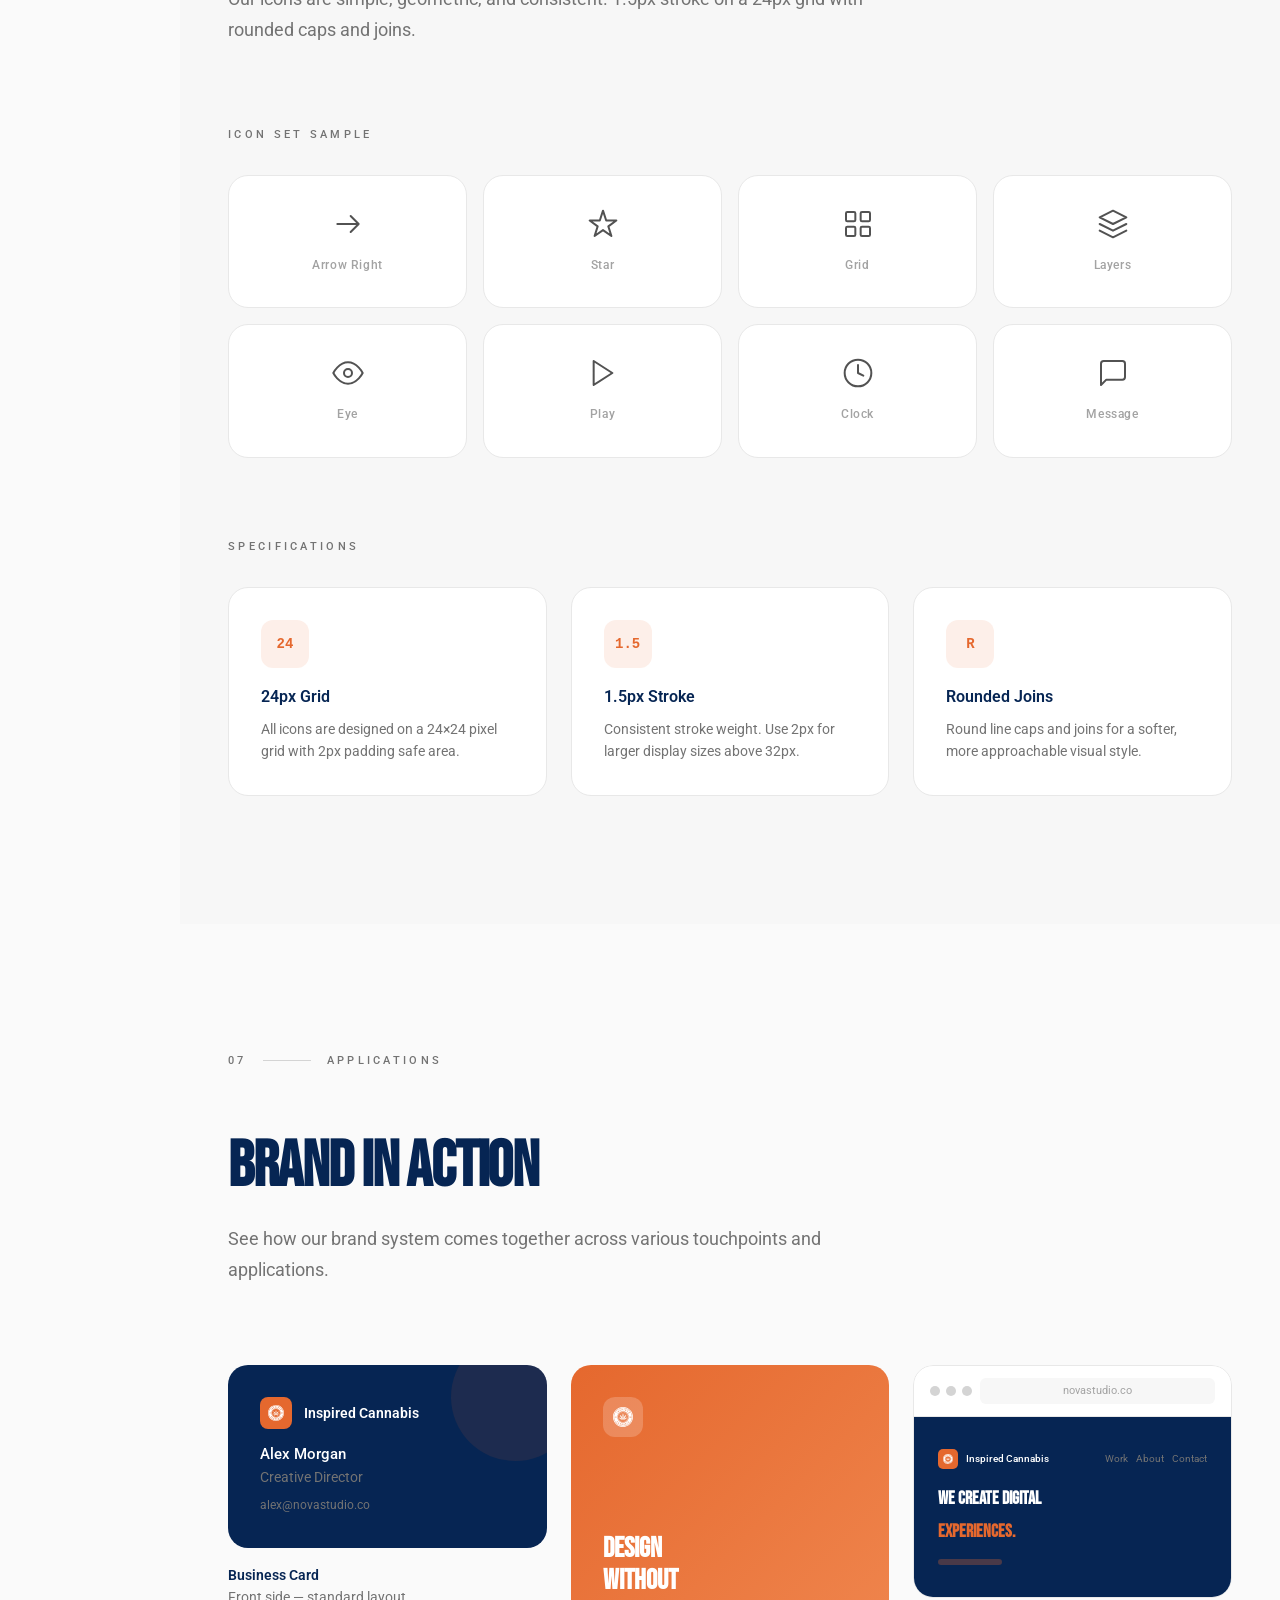
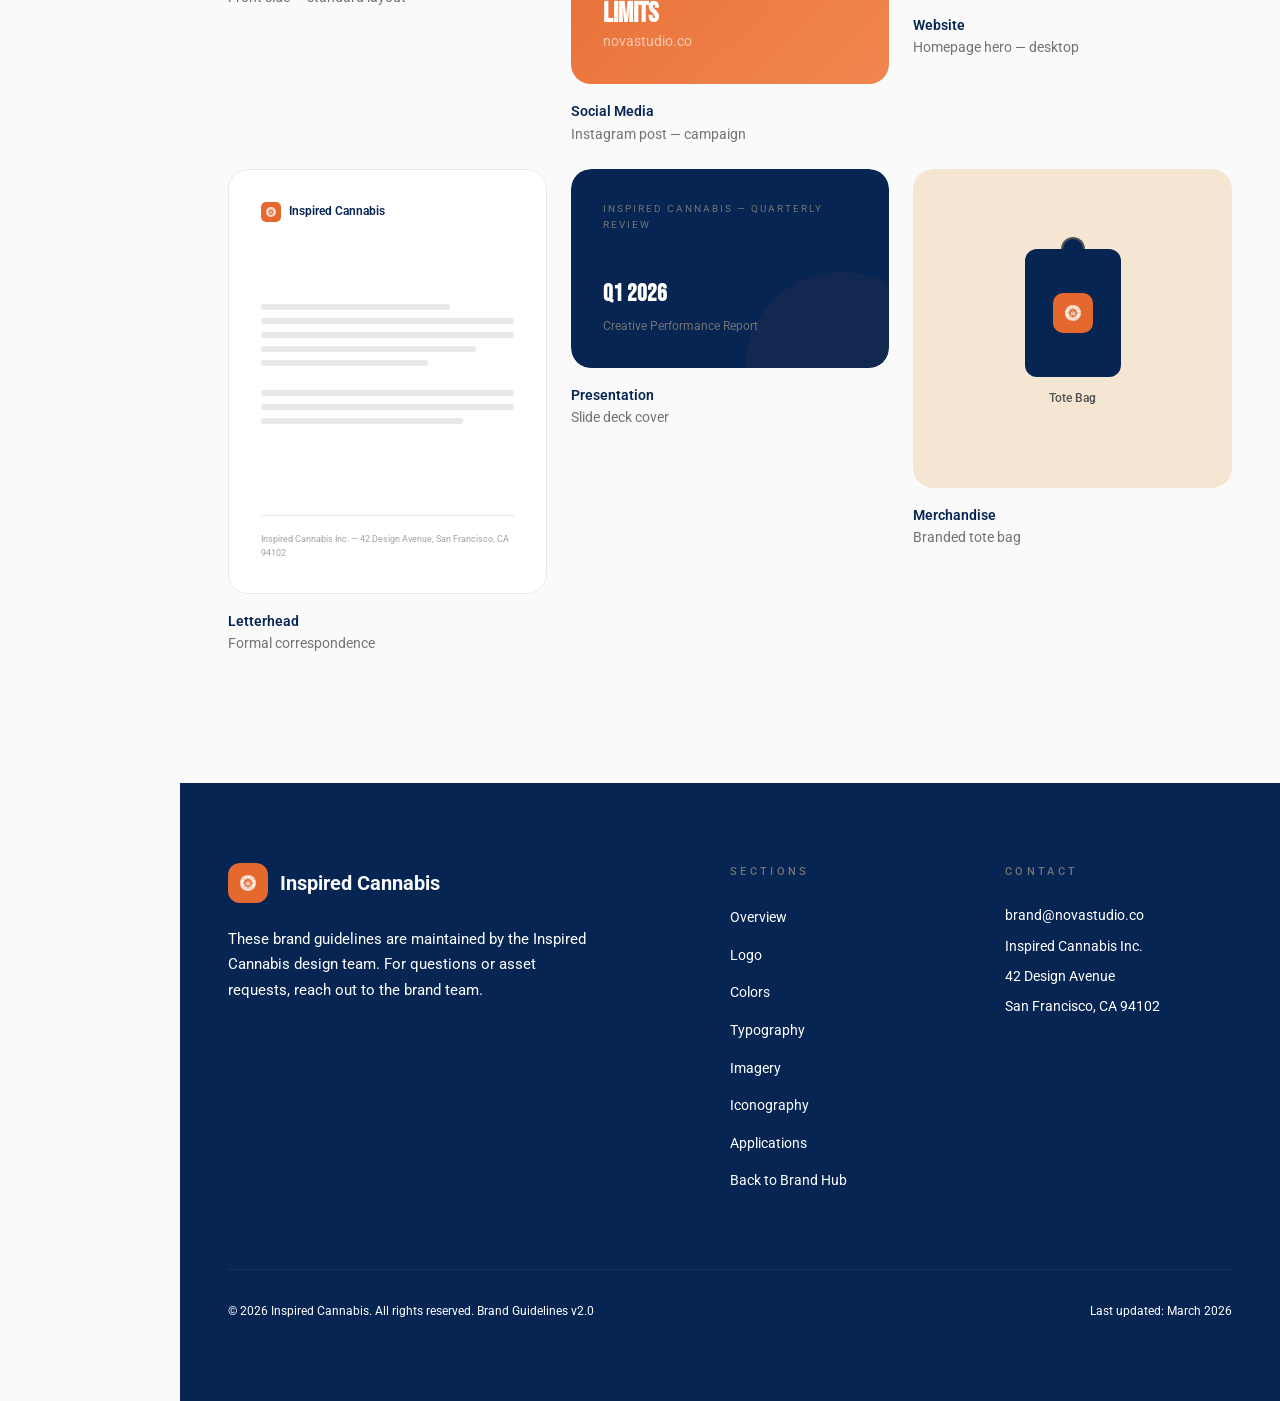
<file: inspired-cannabis.html>
<!DOCTYPE html>
<html lang="en">
<head>
  <style>
    @font-face {
      font-family: 'White Anjelica';
      src: url('./fonts/WhiteAngelica.ttf') format('truetype');
      font-weight: normal;
      font-style: normal;
    }
  </style>
  <meta charset="UTF-8" />
  <meta name="viewport" content="width=device-width, initial-scale=1.0" />
  <title>Inspired Cannabis — Brand Guidelines</title>
  <link rel="preconnect" href="https://fonts.googleapis.com">
  <link rel="preconnect" href="https://fonts.gstatic.com" crossorigin>
  <link href="https://fonts.googleapis.com/css2?family=Roboto:wght@300;400;500;700&family=Bebas+Neue&display=swap" rel="stylesheet">
  <style>
    /* ========================================
       RESET & BASE
    ======================================== */
    *, *::before, *::after { margin: 0; padding: 0; box-sizing: border-box; }

    :root {
      --black: #062553;
      --white: #fafafa;
      --gray-50: #f7f7f7;
      --gray-100: #e8e8e8;
      --gray-200: #d4d4d4;
      --gray-300: #a3a3a3;
      --gray-400: #737373;
      --gray-500: #525252;
      --primary: #E5682E;
      --primary-light: #f0874f;
      --secondary: #ff6b35;
      --accent: #00d4aa;
      --warm: #f5e6d3;
      --font-body: 'Roboto', system-ui, -apple-system, sans-serif;
      --font-display: 'Bebas Neue', Impact, sans-serif;
    }

    html { scroll-behavior: smooth; }

    body {
      font-family: var(--font-body);
      background: var(--white);
      color: var(--black);
      -webkit-font-smoothing: antialiased;
      -moz-osx-font-smoothing: grayscale;
      line-height: 1.6;
    }

    ::selection { background: var(--primary); color: #fff; }

    a { color: inherit; text-decoration: none; }
    img { display: block; max-width: 100%; }

    /* ========================================
       UTILITIES
    ======================================== */
    .container { max-width: 1280px; margin: 0 auto; padding: 0 48px; }
    @media (max-width: 768px) { .container { padding: 0 24px; } }

    .section-label {
      display: flex;
      align-items: center;
      gap: 16px;
      margin-bottom: 64px;
    }
    .section-label span {
      font-size: 11px;
      letter-spacing: 0.3em;
      text-transform: uppercase;
      color: var(--gray-400);
      font-weight: 500;
    }
    .section-label .line {
      height: 1px;
      width: 48px;
      background: var(--gray-200);
    }

    .section-title {
      font-family: var(--font-display);
      font-size: clamp(40px, 6vw, 64px);
      font-weight: 700;
      letter-spacing: -0.02em;
      line-height: 1.05;
      margin-bottom: 24px;
    }

    .section-desc {
      font-size: 18px;
      color: var(--gray-400);
      max-width: 640px;
      line-height: 1.7;
      margin-bottom: 80px;
    }

    .subsection-label {
      font-size: 11px;
      letter-spacing: 0.3em;
      text-transform: uppercase;
      color: var(--gray-400);
      font-weight: 500;
      margin-bottom: 32px;
    }

    /* ========================================
       SIDEBAR NAV
    ======================================== */
    .sidebar {
      position: fixed;
      top: 0;
      left: 0;
      height: 100vh;
      width: 180px;
      display: flex;
      flex-direction: column;
      justify-content: center;
      align-items: flex-start;
      padding-left: 32px;
      z-index: 100;
    }
    .sidebar ul { list-style: none; }
    .sidebar li { margin-bottom: 4px; }
    .sidebar a {
      display: flex;
      align-items: center;
      gap: 10px;
      padding: 8px 0;
      font-size: 13px;
      color: var(--gray-300);
      transition: color 0.2s;
    }
    .sidebar a:hover { color: var(--gray-500); }
    .sidebar a .num {
      font-size: 10px;
      font-family: 'SF Mono', 'Fira Code', monospace;
      color: var(--gray-300);
      transition: color 0.2s;
    }
    .sidebar a:hover .num { color: var(--primary); }
    .sidebar a .indicator {
      height: 1px;
      width: 0;
      background: var(--primary);
      transition: width 0.3s;
    }

    @media (max-width: 1024px) { .sidebar { display: none; } }

    /* Mobile nav toggle */
    .mobile-nav-toggle {
      display: none;
      position: fixed;
      top: 24px;
      right: 24px;
      z-index: 200;
      width: 44px;
      height: 44px;
      border-radius: 50%;
      background: rgba(6,37,83,0.8);
      backdrop-filter: blur(12px);
      border: none;
      cursor: pointer;
      align-items: center;
      justify-content: center;
    }
    .mobile-nav-toggle svg { stroke: white; width: 20px; height: 20px; }
    @media (max-width: 1024px) { .mobile-nav-toggle { display: flex; } }

    .mobile-nav {
      display: none;
      position: fixed;
      top: 0;
      right: 0;
      height: 100vh;
      width: 260px;
      background: rgba(255,255,255,0.95);
      backdrop-filter: blur(20px);
      z-index: 150;
      flex-direction: column;
      justify-content: center;
      padding: 0 32px;
      border-left: 1px solid var(--gray-100);
      transform: translateX(100%);
      transition: transform 0.3s ease;
    }
    .mobile-nav.open { transform: translateX(0); display: flex; }
    .mobile-nav ul { list-style: none; }
    .mobile-nav li { margin-bottom: 8px; }
    .mobile-nav a {
      font-size: 16px;
      color: var(--gray-400);
      padding: 8px 0;
      display: block;
      transition: color 0.2s;
    }
    .mobile-nav a:hover { color: var(--black); }

    .mobile-overlay {
      display: none;
      position: fixed;
      inset: 0;
      background: rgba(0,0,0,0.15);
      backdrop-filter: blur(4px);
      z-index: 140;
    }
    .mobile-overlay.open { display: block; }

    /* Main content offset for sidebar */
    .main-content { margin-left: 180px; }
    @media (max-width: 1024px) { .main-content { margin-left: 0; } }

    /* ========================================
       HERO
    ======================================== */
    .hero {
      min-height: 75vh;
      display: flex;
      flex-direction: column;
      justify-content: center;
      align-items: center;
      text-align: center;
      background: linear-gradient(rgba(6,37,83,0.5),rgba(6,37,83,0.5)), url('images/SVG/cannabg-02.png') center/cover no-repeat;
      color: var(--white);
      position: relative;
      overflow: hidden;
      padding: 48px;
    }
    .hero::before {
      content: '';
      position: absolute;
      inset: 0;
      background: radial-gradient(ellipse at 70% 80%, rgba(229,104,46,0.15) 0%, transparent 60%);
    }
    .hero::after {
      content: '';
      position: absolute;
      bottom: -20%; right: -10%;
      width: 70%; height: 80%;
      background: url('images/SVG/INSPOLINES.svg') center/contain no-repeat;
      opacity: 0.15;
      filter: drop-shadow(0 0 20px rgba(229,104,46,0.6)) drop-shadow(0 0 60px rgba(229,104,46,0.3));
      pointer-events: none;
    }
    .hero-content { position: relative; z-index: 2; max-width: 800px; }

    .hero-icon {
      width: 160px;
      height: 160px;
      border-radius: 20px;
      background: transparent;
      display: inline-flex;
      align-items: center;
      justify-content: center;
      margin-bottom: 48px;
    }

    .hero-label {
      font-size: 12px;
      letter-spacing: 0.3em;
      text-transform: uppercase;
      color: #6ec1e4;
      font-weight: 500;
      margin-bottom: 24px;
    }

    .hero h1 {
      font-family: var(--font-display);
      font-size: clamp(64px, 10vw, 144px);
      font-weight: 700;
      letter-spacing: -0.03em;
      line-height: 0.9;
      margin-bottom: 32px;
    }
    .hero h1 .accent { color: var(--primary); }

    .hero-desc {
      font-size: clamp(18px, 2vw, 22px);
      color: #6ec1e4;
      line-height: 1.6;
      font-weight: 300;
      max-width: 600px;
      margin: 0 auto;
    }

    .hero-cta {
      margin-top: 64px;
      display: inline-flex;
      align-items: center;
      gap: 8px;
      font-size: 12px;
      letter-spacing: 0.2em;
      text-transform: uppercase;
      color: var(--gray-300);
      transition: color 0.2s;
    }
    .hero-cta:hover { color: var(--white); }
    .hero-cta svg { animation: bounce 2s infinite; }

    @keyframes bounce {
      0%, 100% { transform: translateY(0); }
      50% { transform: translateY(6px); }
    }

    .hero-version {
      position: absolute;
      bottom: 32px;
      right: 32px;
      font-size: 11px;
      color: var(--gray-400);
      letter-spacing: 0.1em;
    }

    /* ========================================
       OVERVIEW
    ======================================== */
    .overview { padding: 64px 0; background: var(--white); }

    .overview-grid {
      display: grid;
      grid-template-columns: 1fr 1fr;
      gap: 40px;
      margin-bottom: 32px;
    }
    @media (max-width: 768px) { .overview-grid { grid-template-columns: 1fr; gap: 32px; } }

    .overview-headline {
      font-family: var(--font-display);
      font-size: clamp(56px, 7vw, 78px);
      font-weight: 700;
      letter-spacing: -0.02em;
      line-height: 1.1;
    }
    .overview-headline .accent { color: var(--primary); }

    .overview-text { display: flex; flex-direction: column; justify-content: center; }
    .overview-text p {
      font-size: 18px;
      color: var(--gray-500);
      line-height: 1.7;
      margin-bottom: 16px;
    }

    /* Brand Voice */
    .voice-box {
      background: var(--gray-50);
      border-radius: 24px;
      padding: 48px;
      margin-bottom: 48px;
    }
    @media (max-width: 768px) { .voice-box { padding: 24px; } }

    .voice-grid {
      display: grid;
      grid-template-columns: repeat(3, 1fr);
      gap: 32px;
    }
    @media (max-width: 768px) { .voice-grid { grid-template-columns: 1fr; } }

    .voice-item h4 { font-size: 20px; font-weight: 600; margin-bottom: 12px; }
    .voice-item p { color: var(--gray-400); line-height: 1.7; font-size: 15px; }

    /* Values */
    .values-grid {
      display: grid;
      grid-template-columns: repeat(3, 1fr);
      gap: 32px;
    }
    @media (max-width: 768px) { .values-grid { grid-template-columns: 1fr; } }

    .value-item {
      padding: 32px 0;
      display: flex;
      gap: 24px;
    }

    .value-num {
      font-family: var(--font-display);
      font-size: 36px;
      font-weight: 700;
      color: var(--gray-100);
      flex-shrink: 0;
    }
    .value-item h4 { font-size: 22px; font-weight: 600; margin-bottom: 12px; }
    .value-item p { color: var(--gray-400); line-height: 1.7; font-size: 15px; }

    /* ========================================
       LOGO
    ======================================== */
    .logo-section { padding: 128px 0; background: var(--gray-50); }

    .logo-primary-grid {
      display: grid;
      grid-template-columns: 1fr 1fr;
      align-items: center;
      gap: 64px;
      margin-bottom: 128px;
    }
    @media (max-width: 768px) { .logo-primary-grid { grid-template-columns: 1fr; } }

    .logo-card {
      border-radius: 20px;
      padding: 64px;
      display: flex;
      flex-direction: column;
      align-items: center;
      justify-content: center;
      min-height: 320px;
    }

    .logo-lockup {
      display: flex;
      align-items: center;
      gap: 20px;
    }
    .logo-lockup .icon-box {
      width: 200px;
      height: 200px;
      border-radius: 16px;
        background: transparent;
      display: flex;
      align-items: center;
      justify-content: center;
    }
    .logo-lockup .text { line-height: 1; }
    .logo-lockup .text-line {
      font-size: 30px;
      font-weight: 700;
      letter-spacing: -0.02em;
      display: block;
    }
    .logo-var-label {
      font-size: 13px;
      color: var(--gray-400);
      margin-top: 16px;
      text-align: center;
    }
    .logo-download-group {
      display: flex;
      gap: 8px;
      margin-top: 16px;
      flex-wrap: wrap;
      justify-content: center;
    }
    .logo-download {
      display: inline-flex;
      align-items: center;
      padding: 6px 14px;
      border-radius: 100px;
      border: 1px solid var(--gray-300);
      background: transparent;
      color: var(--gray-300);
      font-size: 11px;
      font-weight: 500;
      letter-spacing: 0.05em;
      cursor: pointer;
      transition: all 0.2s;
    }
    .logo-download:hover { border-color: var(--primary); color: var(--primary); }

    /* Logo variations */
    .logo-variations {
      display: grid;
      grid-template-columns: repeat(3, 1fr);
      gap: 24px;
      margin-bottom: 80px;
    }
    @media (max-width: 768px) { .logo-variations { grid-template-columns: 1fr; } }

    .logo-var-card {
      border-radius: 20px;
      padding: 32px;
      display: flex;
      flex-direction: column;
      align-items: center;
      justify-content: center;
      aspect-ratio: 1;
    }
    .logo-var-card .icon-box {
      width: 80px;
      height: 80px;
      border-radius: 20px;
      display: flex;
      align-items: center;
      justify-content: center;
        background: transparent;
    }
    .logo-var-label {
      margin-top: 16px;
      font-size: 12px;
      color: var(--gray-400);
      letter-spacing: 0.1em;
    }

    /* Clear space */
    .clearspace-grid {
      display: grid;
      grid-template-columns: 1fr 1fr;
      gap: 24px;
      margin-bottom: 80px;
    }
    @media (max-width: 768px) { .clearspace-grid { grid-template-columns: 1fr; } }

    .clearspace-card {
      background: white;
      border-radius: 20px;
      padding: 48px;
      border: 1px solid var(--gray-100);
    }

    .clearspace-demo {
      display: inline-block;
      position: relative;
      border: 2px dashed var(--primary);
      padding: 24px;
      border-radius: 16px;
    }
    .clearspace-demo .measure {
      position: absolute;
      font-size: 10px;
      color: var(--primary);
      font-weight: 500;
    }
    .clearspace-demo .measure-top { top: -14px; left: 50%; transform: translateX(-50%); }
    .clearspace-demo .measure-right { right: -20px; top: 50%; transform: translateY(-50%); }
    .clearspace-demo .measure-bottom { bottom: -14px; left: 50%; transform: translateX(-50%); }
    .clearspace-demo .measure-left { left: -20px; top: 50%; transform: translateY(-50%); }

    .min-sizes { display: flex; align-items: flex-end; gap: 32px; }
    .min-size-item { text-align: center; }
    .min-size-item .icon-box {
      margin: 0 auto 12px;
      border-radius: 12px;
        background: transparent;
      display: flex;
      align-items: center;
      justify-content: center;
    }
    .min-size-item p { font-size: 12px; color: var(--gray-400); }
    .min-size-item.disabled { opacity: 0.3; }
    .min-size-item.disabled p { text-decoration: line-through; }

    .clearspace-note { margin-top: 24px; font-size: 14px; color: var(--gray-400); }

    /* Do / Don't */
    .usage-grid {
      display: grid;
      grid-template-columns: repeat(4, 1fr);
      gap: 24px;
    }
    @media (max-width: 768px) { .usage-grid { grid-template-columns: repeat(2, 1fr); } }

    .usage-card {
      background: white;
      border-radius: 20px;
      padding: 24px;
      border: 1px solid var(--gray-100);
    }
    .usage-card.do { border-color: rgba(0,212,170,0.3); }
    .usage-card.dont { border-color: rgba(255,107,53,0.3); }
    .usage-card .badge {
      font-size: 13px;
      font-weight: 600;
      margin-bottom: 12px;
    }
    .usage-card.do .badge { color: var(--accent); }
    .usage-card.dont .badge { color: var(--secondary); }
    .usage-card p { font-size: 14px; color: var(--gray-400); }

    /* ========================================
       COLORS
    ======================================== */
    .colors-section { padding: 128px 0; background: var(--white); }

    .color-grid {
      display: grid;
      grid-template-columns: repeat(3, 1fr);
      gap: 24px;
      margin-bottom: 64px;
    }
    @media (max-width: 768px) { .color-grid { grid-template-columns: 1fr; } }

    .color-swatch {
      border-radius: 20px;
      overflow: hidden;
    }
    .color-swatch-preview {
      height: 192px;
      padding: 32px;
      display: flex;
      flex-direction: column;
      justify-content: flex-end;
    }
    .color-swatch-preview h4 { font-size: 18px; font-weight: 600; }
    .color-swatch-info {
      background: white;
      padding: 24px;
      border: 1px solid var(--gray-100);
      border-top: none;
      border-radius: 0 0 20px 20px;
    }
    .color-swatch-info .row {
      display: flex;
      justify-content: space-between;
      font-size: 14px;
      padding: 4px 0;
    }
    .color-swatch-info .row .label { color: var(--gray-400); }
    .color-swatch-info .row .value { font-family: 'SF Mono', monospace; font-weight: 500; }
    .color-swatch-info .row { cursor: pointer; border-radius: 6px; padding: 4px 8px; margin: 0 -8px; transition: background 0.15s; position: relative; }
    .color-swatch-info .row:hover { background: var(--gray-50); }
    .color-swatch-info .row .copied {
      position: absolute;
      right: 8px;
      top: 50%;
      transform: translateY(-50%);
      font-size: 11px;
      color: var(--primary);
      font-weight: 600;
      opacity: 0;
      transition: opacity 0.2s;
    }
    .color-swatch-info .row .copied.show { opacity: 1; }

    /* Neutrals bar */
    .neutrals-bar {
      display: flex;
      border-radius: 20px;
      overflow: hidden;
      border: 1px solid var(--gray-100);
      margin-bottom: 64px;
    }
    .neutral-chip { flex: 1; }
    .neutral-chip-color { height: 96px; }
    .neutral-chip-info {
      background: white;
      padding: 12px;
      text-align: center;
    }
    .neutral-chip-info .name { font-size: 12px; font-weight: 500; color: var(--gray-500); }
    .neutral-chip-info .hex { font-size: 11px; font-family: monospace; color: var(--gray-300); margin-top: 4px; }

    /* Ratio bar */
    .ratio-bar {
      display: flex;
      border-radius: 20px;
      overflow: hidden;
      height: 64px;
      margin-bottom: 16px;
    }
    .ratio-bar > div {
      display: flex;
      align-items: center;
      justify-content: center;
      font-size: 12px;
      font-weight: 500;
    }
    .ratio-note { font-size: 14px; color: var(--gray-400); }

    /* ========================================
       TYPOGRAPHY
    ======================================== */
    .type-section { padding: 64px 0; background: var(--gray-50); }

    .typeface-grid {
      display: grid;
      grid-template-columns: repeat(3, 1fr);
      gap: 24px;
      margin-bottom: 40px;
    }
    @media (max-width: 768px) { .typeface-grid { grid-template-columns: 1fr; } }

    .typeface-card {
      background: white;
      border-radius: 20px;
      padding: 32px;
      border: 1px solid var(--gray-100);
    }
    .typeface-card .face-label {
      font-size: 11px;
      letter-spacing: 0.3em;
      text-transform: uppercase;
      color: var(--gray-300);
      font-weight: 500;
    }
    .typeface-card .face-name {
      font-size: 56px;
      font-weight: 700;
      margin: 12px 0 16px;
      letter-spacing: -0.02em;
    }
    .typeface-card .face-sample {
      font-size: 22px;
      color: var(--gray-400);
      margin-bottom: 20px;
      line-height: 1.5;
    }
    .typeface-card .face-name.display { font-family: var(--font-display); }
    .typeface-card .face-sample.display { font-family: var(--font-display); }

    .weight-tags { display: flex; flex-wrap: wrap; gap: 8px; margin-bottom: 16px; }
    .weight-tag {
      padding: 4px 12px;
      background: var(--gray-50);
      border-radius: 100px;
      font-size: 12px;
      color: var(--gray-400);
      font-weight: 500;
    }
    .typeface-card .face-note { font-size: 14px; color: var(--gray-300); }
    .font-link {
      display: inline-flex;
      align-items: center;
      gap: 4px;
      margin-top: 16px;
      padding: 6px 14px;
      border-radius: 100px;
      border: 1px solid var(--gray-200);
      background: transparent;
      color: var(--gray-400);
      font-size: 11px;
      font-weight: 500;
      letter-spacing: 0.05em;
      text-decoration: none;
      transition: all 0.2s;
    }
    .font-link:hover { border-color: var(--primary); color: var(--primary); }

    /* Type scale */
    .type-scale {
      background: white;
      border-radius: 20px;
      border: 1px solid var(--gray-100);
      overflow: hidden;
      margin-bottom: 80px;
    }
    .type-scale-row {
      display: flex;
      align-items: center;
      gap: 32px;
      padding: 24px 32px;
      border-bottom: 1px solid var(--gray-100);
    }
    .type-scale-row:last-child { border-bottom: none; }
    .type-scale-row .scale-name {
      width: 120px;
      flex-shrink: 0;
      font-size: 14px;
      color: var(--gray-300);
      font-weight: 500;
    }
    .type-scale-row .scale-sample {
      flex: 1;
      font-family: var(--font-display);
      font-weight: 700;
      color: var(--black);
    }
    .type-scale-row .scale-meta {
      display: flex;
      gap: 24px;
      font-size: 12px;
      color: var(--gray-300);
      font-family: monospace;
      flex-shrink: 0;
    }
    @media (max-width: 768px) { .type-scale-row .scale-meta { display: none; } }

    /* Pairing example */
    .pairing-box {
      background: var(--black);
      border-radius: 20px;
      padding: 48px;
    }
    @media (max-width: 768px) { .pairing-box { padding: 24px; } }
    .pairing-box h4 {
      font-family: var(--font-display);
      font-size: clamp(28px, 4vw, 48px);
      font-weight: 700;
      color: var(--white);
      letter-spacing: -0.02em;
      line-height: 1.15;
      margin-bottom: 24px;
    }
    .pairing-box p {
      font-size: 18px;
      color: var(--gray-300);
      line-height: 1.7;
      max-width: 640px;
    }
    .pairing-box .source {
      margin-top: 32px;
      display: flex;
      align-items: center;
      gap: 12px;
    }
    .pairing-box .source .line { height: 1px; width: 32px; background: var(--primary); }
    .pairing-box .source span {
      font-size: 11px;
      color: var(--gray-400);
      letter-spacing: 0.2em;
      text-transform: uppercase;
    }

    /* ========================================
       IMAGERY
    ======================================== */
    .imagery-section { padding: 64px 0; background: var(--white); }

    .image-mosaic {
      display: grid;
      grid-template-columns: repeat(3, 1fr);
      grid-template-rows: auto auto;
      gap: 16px;
      margin-bottom: 40px;
    }
    @media (max-width: 768px) {
      .image-mosaic { grid-template-columns: 1fr 1fr; }
    }

    .image-tile {
      border-radius: 20px;
      display: flex;
      align-items: flex-end;
      padding: 24px;
      min-height: 180px;
    }
    .image-tile.large {
      grid-column: 1 / 3;
      grid-row: 1 / 3;
      min-height: 370px;
      padding: 32px;
    }
    .image-tile span { font-size: 13px; font-weight: 500; letter-spacing: 0.1em; }

    /* Photography principles */
    .principles-grid {
      display: grid;
      grid-template-columns: 1fr 1fr;
      gap: 24px;
      margin-bottom: 40px;
    }
    @media (max-width: 768px) { .principles-grid { grid-template-columns: 1fr; } }

    .principle-card {
      background: var(--gray-50);
      border-radius: 20px;
      padding: 24px;
    }
    .principle-card h4 { font-size: 20px; font-weight: 600; margin-bottom: 12px; }
    .principle-card p { color: var(--gray-400); line-height: 1.7; font-size: 15px; }

    /* Image treatments */
    .treatments-grid {
      display: grid;
      grid-template-columns: repeat(3, 1fr);
      gap: 24px;
    }
    @media (max-width: 768px) { .treatments-grid { grid-template-columns: 1fr; } }

    .treatment-item .treatment-preview {
      border-radius: 20px;
      height: 192px;
      display: flex;
      align-items: center;
      justify-content: center;
      margin-bottom: 16px;
    }
    .treatment-item .treatment-preview span { font-size: 14px; font-weight: 500; }
    .treatment-item p { font-size: 14px; color: var(--gray-400); }

    /* ========================================
       ICONOGRAPHY
    ======================================== */
    .icons-section { padding: 128px 0; background: var(--gray-50); }

    .icon-grid {
      display: grid;
      grid-template-columns: repeat(4, 1fr);
      gap: 16px;
      margin-bottom: 80px;
    }
    @media (max-width: 768px) { .icon-grid { grid-template-columns: repeat(2, 1fr); } }

    .icon-card {
      background: white;
      border-radius: 20px;
      padding: 32px;
      display: flex;
      flex-direction: column;
      align-items: center;
      justify-content: center;
      border: 1px solid var(--gray-100);
      transition: border-color 0.2s;
    }
    .icon-card:hover { border-color: rgba(229,104,46,0.3); }
    .icon-card svg {
      width: 32px;
      height: 32px;
      stroke: var(--gray-500);
      fill: none;
      stroke-width: 1.5;
      stroke-linecap: round;
      stroke-linejoin: round;
      transition: stroke 0.2s;
    }
    .icon-card:hover svg { stroke: var(--primary); }
    .icon-card .icon-name {
      margin-top: 16px;
      font-size: 12px;
      color: var(--gray-300);
      font-weight: 500;
      letter-spacing: 0.05em;
    }

    /* Icon specs */
    .icon-specs {
      display: grid;
      grid-template-columns: repeat(3, 1fr);
      gap: 24px;
    }
    @media (max-width: 768px) { .icon-specs { grid-template-columns: 1fr; } }

    .icon-spec-card {
      background: white;
      border-radius: 20px;
      padding: 32px;
      border: 1px solid var(--gray-100);
    }
    .icon-spec-badge {
      width: 48px;
      height: 48px;
      border-radius: 12px;
      background: rgba(229,104,46,0.1);
      display: flex;
      align-items: center;
      justify-content: center;
      margin-bottom: 16px;
      font-family: monospace;
      font-weight: 700;
      font-size: 14px;
      color: var(--primary);
    }
    .icon-spec-card h4 { font-weight: 600; margin-bottom: 8px; }
    .icon-spec-card p { font-size: 14px; color: var(--gray-400); line-height: 1.6; }

    /* ========================================
       APPLICATIONS
    ======================================== */
    .apps-section { padding: 128px 0; background: var(--white); }

    .apps-grid {
      display: grid;
      grid-template-columns: repeat(3, 1fr);
      gap: 24px;
    }
    @media (max-width: 900px) { .apps-grid { grid-template-columns: repeat(2, 1fr); } }
    @media (max-width: 600px) { .apps-grid { grid-template-columns: 1fr; } }

    .app-card .app-preview {
      border-radius: 20px;
      overflow: hidden;
      margin-bottom: 16px;
      position: relative;
    }
    .app-card h4 { font-size: 14px; font-weight: 600; }
    .app-card .app-desc { font-size: 14px; color: var(--gray-400); }

    /* Business card */
    .biz-card {
      background: var(--black);
      padding: 32px;
      aspect-ratio: 3.5/2;
      display: flex;
      flex-direction: column;
      justify-content: space-between;
      position: relative;
    }
    .biz-card::after {
      content: '';
      position: absolute;
      top: 0;
      right: 0;
      width: 128px;
      height: 128px;
      border-radius: 50%;
      background: rgba(229,104,46,0.1);
      transform: translate(25%, -25%);
    }
    .biz-card-top { display: flex; align-items: center; gap: 12px; position: relative; z-index: 1; }
    .biz-card-bottom { position: relative; z-index: 1; }
    .biz-card-bottom .name { color: white; font-weight: 500; font-size: 15px; }
    .biz-card-bottom .title { color: var(--gray-400); font-size: 14px; }
    .biz-card-bottom .email { color: var(--gray-400); font-size: 12px; margin-top: 8px; }

    /* Social post */
    .social-card {
      background: linear-gradient(135deg, var(--primary), var(--primary-light));
      padding: 32px;
      aspect-ratio: 1;
      display: flex;
      flex-direction: column;
      justify-content: space-between;
    }
    .social-card h3 {
      font-family: var(--font-display);
      font-size: 28px;
      font-weight: 700;
      color: white;
      line-height: 1.15;
    }
    .social-card .url { color: rgba(255,255,255,0.6); font-size: 14px; }

    /* Website mockup */
    .web-card { border: 1px solid var(--gray-100); background: white; }
    .web-toolbar {
      display: flex;
      align-items: center;
      gap: 8px;
      padding: 12px 16px;
      border-bottom: 1px solid var(--gray-100);
    }
    .web-dots { display: flex; gap: 6px; }
    .web-dot { width: 10px; height: 10px; border-radius: 50%; background: var(--gray-200); }
    .web-url {
      flex: 1;
      background: var(--gray-50);
      border-radius: 6px;
      padding: 4px 12px;
      font-size: 11px;
      color: var(--gray-300);
      text-align: center;
    }
    .web-body {
      background: var(--black);
      padding: 24px;
      min-height: 180px;
      display: flex;
      flex-direction: column;
      justify-content: center;
    }
    .web-nav {
      display: flex;
      align-items: center;
      gap: 8px;
      margin-bottom: 16px;
      font-size: 10px;
    }
    .web-body h3 { color: white; font-family: var(--font-display); font-size: 18px; font-weight: 700; margin-bottom: 4px; }
    .web-body h3 .accent { color: var(--primary); }
    .web-body .bar { width: 64px; height: 6px; background: rgba(229,104,46,0.3); border-radius: 100px; margin-top: 8px; }

    /* Letterhead */
    .letter-card {
      background: white;
      border: 1px solid var(--gray-100);
      padding: 32px;
      aspect-ratio: 3/4;
      display: flex;
      flex-direction: column;
    }
    .letter-head { display: flex; align-items: center; gap: 8px; margin-bottom: auto; }
    .letter-head span { font-size: 12px; font-weight: 600; }
    .letter-lines { margin-bottom: auto; }
    .letter-line {
      height: 6px;
      background: var(--gray-100);
      border-radius: 100px;
      margin-bottom: 8px;
    }
    .letter-foot {
      padding-top: 16px;
      border-top: 1px solid var(--gray-100);
      font-size: 9px;
      color: var(--gray-300);
    }

    /* Presentation slide */
    .slide-card {
      background: var(--black);
      padding: 32px;
      aspect-ratio: 16/10;
      display: flex;
      flex-direction: column;
      justify-content: space-between;
      position: relative;
      overflow: hidden;
    }
    .slide-card::after {
      content: '';
      position: absolute;
      bottom: 0;
      right: 0;
      width: 192px;
      height: 192px;
      border-radius: 50%;
      background: rgba(229,104,46,0.05);
      transform: translate(25%, 50%);
    }
    .slide-card .slide-top { font-size: 10px; color: var(--gray-400); letter-spacing: 0.2em; text-transform: uppercase; position: relative; z-index: 1; }
    .slide-card .slide-bottom { position: relative; z-index: 1; }
    .slide-card h3 { color: white; font-family: var(--font-display); font-size: 24px; font-weight: 700; }
    .slide-card p { color: var(--gray-400); font-size: 12px; margin-top: 4px; }

    /* Merch */
    .merch-card {
      background: var(--warm);
      aspect-ratio: 1;
      display: flex;
      flex-direction: column;
      align-items: center;
      justify-content: center;
    }
    .merch-bag {
      width: 96px;
      height: 128px;
      background: var(--black);
      border-radius: 12px;
      display: flex;
      align-items: center;
      justify-content: center;
      position: relative;
    }
    .merch-handle {
      position: absolute;
      top: -12px;
      left: 50%;
      transform: translateX(-50%);
      width: 24px;
      height: 12px;
      border-radius: 12px 12px 0 0;
      border: 2px solid var(--gray-500);
      border-bottom: none;
      background: var(--black);
    }
    .merch-label { margin-top: 12px; font-size: 12px; color: var(--gray-500); font-weight: 500; }

    /* Small icon box util */
    .small-icon {
      width: 32px;
      height: 32px;
      border-radius: 8px;
      background: var(--primary);
      display: flex;
      align-items: center;
      justify-content: center;
      flex-shrink: 0;
    }
    .small-icon svg { width: 16px; height: 16px; }
    .tiny-icon {
      width: 20px;
      height: 20px;
      border-radius: 5px;
      background: var(--primary);
      display: flex;
      align-items: center;
      justify-content: center;
      flex-shrink: 0;
    }
    .tiny-icon svg { width: 10px; height: 10px; }
    .med-icon {
      width: 40px;
      height: 40px;
      border-radius: 12px;
      display: flex;
      align-items: center;
      justify-content: center;
      flex-shrink: 0;
    }
    .med-icon svg { width: 20px; height: 20px; }

    /* ========================================
       FOOTER
    ======================================== */
    .footer {
      background: var(--black);
      color: var(--white);
      padding: 80px 0;
    }
    .footer-grid {
      display: grid;
      grid-template-columns: 2fr 1fr 1fr;
      gap: 48px;
      margin-bottom: 64px;
    }
    @media (max-width: 768px) { .footer-grid { grid-template-columns: 1fr; } }

    .footer-brand .logo-row {
      display: flex;
      align-items: center;
      gap: 12px;
      margin-bottom: 24px;
    }
    .footer-brand .logo-row span { font-size: 20px; font-weight: 700; }
    .footer-brand p { color: #fff; line-height: 1.7; max-width: 360px; font-size: 15px; }

    .footer-links h4, .footer-contact h4 {
      font-size: 11px;
      letter-spacing: 0.3em;
      text-transform: uppercase;
      color: var(--gray-400);
      font-weight: 500;
      margin-bottom: 24px;
    }
    .footer-links ul { list-style: none; }
    .footer-links li { margin-bottom: 12px; }
    .footer-links a { font-size: 14px; color: #fff; transition: color 0.2s; }
    .footer-links a:hover { color: white; }
    .footer-contact p { font-size: 14px; color: #fff; margin-bottom: 8px; }

    .footer-bottom {
      padding-top: 32px;
      border-top: 1px solid rgba(82,82,82,0.3);
      display: flex;
      justify-content: space-between;
      font-size: 12px;
      color: #fff;
    }
    @media (max-width: 768px) {
      .footer-bottom { flex-direction: column; gap: 8px; }
    }
  </style>
</head>
<body>

<!-- Hidden SVG symbol for Inspired Cannabis logo -->
<svg xmlns="http://www.w3.org/2000/svg" style="display:none;">
  <symbol id="inspired-logo" viewBox="0 0 345.31 345.31">
    <defs><style>.il{fill:#fff;}</style></defs>
    <g><g><path class="il" d="M222.5,285.43l-1.28-3.07c-.58-1.4-1.64-1.71-2.89-1.19l-2.46,1.02,2.98,7.15,2.46-1.02c1.25-.52,1.78-1.49,1.19-2.9Z"/><polygon class="il" points="97.09 279.75 103.11 268.33 93.87 277.34 97.09 279.75"/><path class="il" d="M225.9,293.17c-.58-1.4-1.65-1.71-2.9-1.19l-2.61,1.09,3.35,8.06,2.61-1.09c1.25-.52,1.78-1.5,1.19-2.89l-1.65-3.97Z"/><path class="il" d="M225.21,52.45l1.43-3.57c.79-1.96-.01-2.92-1.5-3.51l-2.39-.96-3.44,8.58,2.39.96c1.49.6,2.73.46,3.51-1.5Z"/><polygon class="il" points="189.57 303.49 193.54 302.92 189.77 290.58 189.57 303.49"/><path class="il" d="M158.76,46.18c1.59-.21,2.6-.94,2.33-3.03l-.53-4.06c-.27-2.09-1.44-2.54-3.03-2.33l-2.55.33,1.23,9.42,2.55-.33Z"/><path class="il" d="M172.66,0C77.3,0,0,77.3,0,172.66s77.3,172.66,172.66,172.66,172.66-77.3,172.66-172.66S268.01,0,172.66,0ZM172.66,331.98c-87.85,0-159.32-71.47-159.32-159.32S84.81,13.34,172.66,13.34s159.32,71.47,159.32,159.32-71.47,159.32-159.32,159.32Z"/><path class="il" d="M272.06,105.85l12.71-8.94c1.73-1.22,1.58-2.45.66-3.77l-1.43-2.04-17.13,12.05,1.44,2.04c.92,1.31,2.04,1.87,3.76.66Z"/><path class="il" d="M172.66,18.03C87.39,18.03,18.03,87.39,18.03,172.66s69.37,154.63,154.63,154.63,154.63-69.37,154.63-154.63S257.92,18.03,172.66,18.03ZM303.69,166.06c.54-.57,1.03-1.23,1.26-2.11h1.62v17.98h-2.88v-15.88ZM291.62,167.55c0-2.72,1.62-3.8,4.32-3.8h.21c2.7,0,4.32,1.08,4.32,3.8v10.79c0,2.72-1.62,3.8-4.32,3.8h-.21c-2.7,0-4.32-1.08-4.32-3.8v-10.79ZM284.69,84.62l4.35,6.18c2.58,3.66,2.83,7.1-.84,9.67l-13.95,9.81c-3.66,2.58-6.81,1.18-9.39-2.48l-4.35-6.18,24.17-17.01ZM256.58,57.68l10.15,8.06-2.68,3.37-6.32-5.01-5.04,6.35,5.29,4.2-2.68,3.37-5.29-4.2-5.3,6.68,6.42,5.09-2.67,3.37-10.25-8.13,18.37-23.15ZM219.8,38.6l7.09,2.84c4.15,1.66,6.24,4.41,4.57,8.57l-1.96,4.9c-1.05,2.63-2.81,3.83-5.02,3.9l-.74,13.21-4.63-1.85.89-12.33-2.27-.91-4.38,10.94-4.55-1.82,10.99-27.44ZM189.46,32.12l4.86.6-3.6,29.34-4.86-.6,3.6-29.34ZM157.13,32.47c4.44-.58,7.6.79,8.18,5.23l.73,5.57c.58,4.44-2.12,6.58-6.56,7.16l-2.72.36,1.49,11.35-4.86.64-3.84-29.31,7.58-.99ZM117.53,43.25l.08-.03c3.7-1.66,7.32-1.43,9.12,2.57l1.97,4.39-4.39,1.97-1.7-3.77c-.76-1.7-2-1.88-3.31-1.29-1.31.59-2,1.64-1.24,3.33l.83,1.85c.62,1.39,1.36,1.8,2.96,1.96l3.95.35c3.24.31,5.31.81,6.61,3.7l1.75,3.89c1.87,4.16-.06,6.78-4.14,8.61l-.08.03c-4.08,1.83-7.3,1.57-9.19-2.63l-2.11-4.7,4.39-1.97,1.83,4.08c.74,1.66,2.04,1.96,3.38,1.35,1.35-.61,1.98-1.77,1.24-3.43l-.95-2.12c-.62-1.39-1.36-1.89-3.03-2.02l-3.91-.37c-3.29-.33-5.35-.89-6.61-3.7l-1.59-3.54c-1.8-4.01.44-6.86,4.14-8.52ZM80.82,67.71l16.7,9.68-12.02-13.77,3.37-2.94,19.44,22.26-3.5,3.06-17.5-10.22,12.64,14.47-3.37,2.94-19.44-22.26,3.69-3.22ZM60.33,91.02l24.51,16.51-2.74,4.06-24.51-16.51,2.74-4.06ZM54.99,164.24h8.85v2.58h-2.96v15.11h-2.93v-15.11h-2.96v-2.58ZM42.66,175.36h2.88v2.68c0,1.09.63,1.57,1.52,1.57s1.52-.48,1.52-1.57v-1.39c0-.91-.28-1.36-1.16-1.85l-2.05-1.16c-1.72-.98-2.7-1.79-2.7-3.64v-2.32c0-2.63,1.92-3.64,4.35-3.64h.05c2.43,0,4.35,1.01,4.35,3.64v2.88h-2.88v-2.48c0-1.11-.63-1.52-1.49-1.52s-1.49.4-1.49,1.52v1.21c0,.91.3,1.31,1.14,1.79l2.07,1.16c1.69.96,2.7,1.74,2.7,3.64v2.55c0,2.73-1.69,3.69-4.37,3.69h-.05c-2.68,0-4.37-.94-4.37-3.69v-3.08ZM30.74,164.24h7.76v2.58h-4.83v4.85h4.04v2.58h-4.04v5.11h4.9v2.58h-7.83v-17.69ZM30.7,186.97l33.53-.09v3.26l-33.53.03v-3.21ZM79.37,253.27l3.51-2.83c1.56-1.26,1.43-2.41.47-3.59-.95-1.18-2.04-1.56-3.61-.3l-12.26,9.87c-1.57,1.26-1.43,2.41-.48,3.59.95,1.18,2.05,1.56,3.61.3l4.05-3.26,2.98,3.7-4.63,3.73c-3.45,2.78-6.52,1.57-9.25-1.82l-.05-.06c-2.72-3.38-3.28-6.62.2-9.42l13.41-10.79c3.32-2.67,6.52-1.57,9.25,1.82l.05.06c2.72,3.38,3.12,6.75-.2,9.42l-4.09,3.29-2.98-3.7ZM96.09,291.9l-3.87-2.89,3.01-5.74-4.2-3.14-4.65,4.51-3.68-2.75,21.44-19.8,4.79,3.58-12.84,26.22ZM127.9,307.48l-4.18-1.69,1.17-19.63-6.99,17.29-4.03-1.63,10.75-26.6,4.41,1.78-1.06,18.71,6.65-16.45,4.03,1.63-10.75,26.6ZM164.48,314.75l-4.48-.52-4.06-19.25-2.16,18.52-4.32-.5,3.33-28.5,4.72.55,3.92,18.32,2.06-17.63,4.31.51-3.33,28.49ZM74.42,173.31c0-54.73,44.37-99.11,99.11-99.11s99.11,44.37,99.11,99.11-44.37,99.11-99.11,99.11-99.11-44.37-99.11-99.11ZM196.62,312.92l-1.91-6.19-5.2.74-.12,6.48-4.55.64,1.25-29.16,5.93-.84,9.38,27.65-4.79.68ZM227.78,303.88l-6.85,2.85-11.02-26.49,6.93-2.88c4.01-1.67,7.14-.75,8.53,2.58l1.38,3.33c.79,1.89.79,4.25-1.22,5.39,2.47-.58,4,.87,4.85,2.91l1.81,4.35c1.38,3.33-.4,6.29-4.41,7.96ZM252.44,290.49l-16.57-23.42,3.88-2.74,16.57,23.42-3.88,2.74ZM277.38,269.21l-.05.06c-2.93,3.21-5.9,4.22-9.2,1.21l-3.7-3.37,3.15-3.45,3.21,2.93c1.3,1.19,2.57.96,3.54-.11.97-1.06,1.08-2.34-.22-3.53l-1.67-1.52c-1.09-.99-1.94-1.16-3.48-.62l-3.63,1.18c-3.06.98-5.11,1.28-7.32-.74l-2.79-2.54c-3.15-2.87-2.26-6.28.39-9.19l.06-.06c2.65-2.91,5.96-4.11,9.11-1.23l3.45,3.15-3.15,3.45-2.97-2.71c-1.33-1.22-2.51-.9-3.45.13-.94,1.03-1.15,2.23.19,3.44l1.45,1.33c1.09.99,1.9,1.07,3.39.6l3.66-1.21c3-.98,5.05-1.34,7.32.74l3.06,2.79c3.27,2.98,2.57,6.06-.36,9.27ZM280.63,177.77c0-2.29,1.88-3.75,3.67-5.47,1.36-1.31,1.98-1.85,1.98-2.8v-1.75c0-1.23-.59-1.54-1.41-1.54s-1.36.31-1.36,1.54v2.62h-2.82v-2.93c0-2.67,1.49-3.7,4.21-3.7h.05c2.72,0,4.21,1.03,4.21,3.7v2.11c0,2.26-1.49,3.24-3.19,4.88-1.49,1.44-2.47,2.42-2.47,3.39v1.64h5.65v2.47h-8.53v-4.16ZM317.65,190.29h-36.84v-3.44h36.84v3.44ZM314.17,182.14h-.05c-2.72,0-4.16-1.03-4.16-3.7v-1.7h2.88v1.39c0,1.23.44,1.54,1.31,1.54s1.31-.31,1.31-1.54v-3.7c-.41.44-.9.8-2.11.8-2.06,0-3.55-1.03-3.55-3.7v-4.08c0-2.67,1.52-3.7,4.24-3.7h.05c2.72,0,4.24,1.03,4.24,3.7v11c0,2.67-1.44,3.7-4.16,3.7Z"/><path class="il" d="M314.07,166.21c-.87,0-1.39.31-1.39,1.54v3.44c0,1.23.51,1.54,1.39,1.54.77,0,1.39-.36,1.39-1.54v-3.44c0-1.23-.51-1.54-1.39-1.54Z"/><path class="il" d="M296.04,179.52c.95,0,1.54-.36,1.54-1.64v-9.87c0-1.28-.59-1.64-1.54-1.64s-1.54.36-1.54,1.64v9.87c0,1.28.59,1.64,1.54,1.64Z"/></g><path class="il" d="M172.66,266.79c-51.42,0-93.26-41.84-93.26-93.26s41.84-93.26,93.26-93.26,93.26,41.84,93.26,93.26-41.84,93.26-93.26,93.26ZM172.66,85.9c-48.32,0-87.63,39.31-87.63,87.63s39.31,87.63,87.63,87.63,87.63-39.31,87.63-87.63-39.31-87.63-87.63-87.63Z"/><path class="il" d="M249.73,184.8c-2.52.27-11.92,2.23-11.92,2.23l.51-1.18c-.49-.29-5.59,1.37-5.59,1.37l.59-1.56c-.74-.08-5.89,2.35-5.89,2.35l.59-1.85c-1.79.35-5.18,2.51-5.18,2.51l.69-1.89c-1.72.39-4.98,2.9-4.98,2.9l.29-1.64c-4.15,2.18-5.33,3.63-5.33,3.63l.23-1.8c-3.86,1.9-5.65,3.8-5.65,3.8l.36-1.89c-1.92.46-6.11,4.19-6.11,4.19l.02-1.47c-1.95.82-5.26,4.11-5.26,4.11l.12-1.04c-2.06.51-5.45,3.89-5.45,3.89v-1.23c-1.85.96-5.4,4.05-5.4,4.05l.12-1.51c-1.93.87-3.71,3.09-5.43,4.7-1.29,1.21-5.28,3.41-7.22,4.45,1.71-1.87,5.64-6.05,7.52-7.18,2.44-1.47,5.63-2.8,7.25-4.76l-1.83-.37s4.76-3.1,6.46-4.94l-1.46-.42s5.06-2.82,6.29-5.06l-1.27-.21s4.93-2.75,6.5-4.76l-1.76-.47s5.72-3.64,6.84-5.73l-2.36-.21s2.81-1.44,6.24-5.31l-2.21-.34s2.09-.89,5.94-5l-2.04-.22s3.99-2.96,4.97-4.84l-2.46.17s3.6-3.23,4.56-5.21l-2.39.07s4.47-5.2,4.59-6.09l-2.04.16s3.52-5.4,3.32-6.07l-1.56.2s5.25-10.29,6.32-13.15c.08-.2-.2-.39-.36-.25-2.3,2.01-10.21,10.42-10.21,10.42l-.35-1.53c-.7.04-4.56,5.21-4.56,5.21l-.55-1.97c-.8.43-4.14,6.41-4.14,6.41l-.75-2.27c-1.52,1.58-3.32,6.07-3.32,6.07l-.68-2.37c-1.43,1.57-2.84,6.33-2.84,6.33l-.91-1.84c-2.54,5.03-2.65,7.3-2.65,7.3l-1.08-1.96c-2.46,4.56-2.84,7.69-2.84,7.69l-1.01-2.14c-1.57,1.77-3.03,8.39-3.03,8.39l-1.05-1.49c-1.34,2.16-2.23,7.74-2.23,7.74l-.63-1.12c-1.68,1.93-2.59,7.64-2.59,7.64l-.89-1.23c-1.14,2.23-2.42,7.76-2.42,7.76l-.98-1.59c-1.29,2.2-1.44,5.65-1.98,8.45-.45,2.33-3.32,8.21-4.28,10.11.33-2.46,1.32-9.39,2.27-11.73,1.16-2.88,3.01-6.09,3.22-8.9l-1.71.82s2.12-5.82,2.46-8.56l-1.44.55s2.53-5.75,2.26-8.56l-1.16.62s2.46-5.61,2.6-8.42l-1.71.68s2.6-6.91,2.33-9.52l-2.05,1.3s1.48-3.08,2.07-8.76l-2.01,1.1s1.2-2.12,2.01-8.28l-1.8,1.1s1.57-5.2,1.3-7.53l-1.92,1.71s1.1-5.2.75-7.6l-1.92,1.57s.68-7.53.27-8.42l-1.57,1.44s-.21-7.12-.75-7.6l-1.16,1.16s-1.66-12.63-2.4-15.9c-.05-.23-.38-.23-.44,0-.76,3.27-2.35,15.9-2.35,15.9l-1.16-1.16c-.55.48-.75,7.6-.75,7.6l-1.57-1.44c-.41.89.27,8.42.27,8.42l-1.92-1.57c-.34,2.4.75,7.6.75,7.6l-1.92-1.71c-.27,2.33,1.3,7.53,1.3,7.53l-1.8-1.1c.8,6.16,2.01,8.28,2.01,8.28l-2.01-1.1c.6,5.68,2.07,8.76,2.07,8.76l-2.05-1.3c-.27,2.6,2.33,9.52,2.33,9.52l-1.71-.68c.14,2.81,2.6,8.42,2.6,8.42l-1.16-.62c-.27,2.81,2.26,8.56,2.26,8.56l-1.44-.55c.34,2.74,2.46,8.56,2.46,8.56l-1.71-.82c.21,2.81,2.05,6.02,3.22,8.9.92,2.27,1.76,8.79,2.08,11.45-1.07-2.15-3.71-7.6-4.14-9.83-.54-2.8-.69-6.25-1.98-8.45l-.98,1.59s-1.28-5.53-2.42-7.76l-.89,1.23s-.91-5.72-2.59-7.64l-.63,1.12s-.89-5.58-2.23-7.74l-1.05,1.49s-1.45-6.62-3.03-8.39l-1.01,2.14s-.39-3.13-2.84-7.69l-1.08,1.96s-.11-2.26-2.65-7.3l-.91,1.84s-1.41-4.76-2.84-6.33l-.68,2.37s-1.8-4.49-3.32-6.07l-.75,2.27s-3.34-5.98-4.14-6.41l-.55,1.97s-3.86-5.17-4.56-5.21l-.35,1.53s-7.91-8.42-10.21-10.42c-.16-.14-.43.05-.36.25,1.07,2.86,6.32,13.15,6.32,13.15l-1.56-.2c-.2.67,3.32,6.07,3.32,6.07l-2.04-.16c.12.9,4.59,6.09,4.59,6.09l-2.39-.07c.96,1.97,4.56,5.21,4.56,5.21l-2.46-.17c.98,1.88,4.97,4.84,4.97,4.84l-2.04.22c3.85,4.11,5.94,5,5.94,5l-2.21.34c3.44,3.88,6.24,5.31,6.24,5.31l-2.36.21c1.12,2.09,6.84,5.73,6.84,5.73l-1.76.47c1.57,2,6.5,4.76,6.5,4.76l-1.27.21c1.23,2.24,6.29,5.06,6.29,5.06l-1.46.42c1.7,1.84,6.46,4.94,6.46,4.94l-1.83.37c1.62,1.97,4.81,3.29,7.25,4.76,1.88,1.13,5.81,5.31,7.52,7.18-1.94-1.04-5.93-3.25-7.22-4.45-1.72-1.61-3.5-3.83-5.43-4.7l.12,1.51s-3.55-3.09-5.39-4.05v1.23s-3.39-3.38-5.45-3.89l.12,1.04s-3.31-3.3-5.26-4.11l.02,1.47s-4.19-3.73-6.11-4.19l.36,1.89s-1.78-1.9-5.65-3.8l.23,1.8s-1.18-1.45-5.32-3.63l.29,1.64s-3.26-2.52-4.98-2.9l.69,1.89s-3.39-2.15-5.18-2.51l.59,1.85s-5.15-2.44-5.89-2.35l.59,1.56s-5.1-1.66-5.59-1.37l.51,1.18s-9.4-1.96-11.92-2.23c-.18-.02-.27.23-.12.33,2.11,1.41,10.63,5.83,10.63,5.83l-1.14.58c.19.54,5.18,2.51,5.18,2.51l-1.45.83c.52.54,6.04,1.94,6.04,1.94l-1.64,1.05c1.6.87,5.59,1.37,5.59,1.37l-1.73,1.02c1.58.8,5.69.93,5.69.93l-1.27,1.08c4.58.96,6.42.59,6.42.59l-1.32,1.24c4.19,1,6.77.66,6.77.66l-1.48,1.22c1.77.87,7.38.66,7.38.66l-.95,1.12c2.03.61,6.68.18,6.68.18l-.75.72c1.91.92,6.68.47,6.68.47l-.78.95c2.03.44,6.74.31,6.74.31l-1.05,1.09c2.05.56,4.83-.02,7.18-.17,1.82-.11,6.51.86,8.55,1.32-1.42.17-3.64.39-4.57.27-1.41-.18-3.05-.63-4.31-.39l.57.67s-2.82-.26-4.07-.09l.41.58s-2.84-.45-4.04,0l.41.45s-2.77-.44-4.02-.17l.51.69s-3.36-.35-4.47.08l.82.77s-1.53-.3-4.11.11l.72.77s-1.08-.29-3.89.08l.7.68s-2.48-.09-3.47.31l.98.66s-2.42.13-3.44.56l.92.67s-3.4.59-3.74.87l.82.54s-3.11.94-3.26,1.24l.65.38s-5.36,2.24-6.71,2.96c-.1.05-.06.2.05.2,1.53-.05,7.29-.83,7.29-.83l-.37.66c.28.19,3.44-.56,3.44-.56l-.44.88c.44.08,3.67-1.12,3.67-1.12l-.46,1.05c1.1-.13,3.26-1.24,3.26-1.24l-.52,1.06c1.06-.15,3.16-1.47,3.16-1.47l-.27.94c2.62-1.09,3.41-1.88,3.41-1.88l-.24,1.03c2.43-.94,3.61-1.97,3.61-1.97l-.33,1.07c1.18-.19,3.91-2.17,3.91-2.17l-.1.85c1.22-.39,3.39-2.16,3.39-2.16l-.13.59c1.27-.21,3.5-2.03,3.5-2.03l-.07.71c1.16-.48,3.47-2.12,3.47-2.12l-.16.86c1.21-.42,2.41-1.63,3.53-2.5.91-.7,3.81-1.89,4.88-2.32,0,0,0,0,0,0,0,0,0,.01,0,.01h.46s0-.04,0-.06c.01,0,.03.01.04.02l.02.05s.03,0,.06-.01c1.07.43,3.97,1.63,4.88,2.32,1.13.86,2.32,2.07,3.53,2.5l-.16-.86s2.31,1.64,3.47,2.12l-.07-.71s2.23,1.82,3.5,2.03l-.13-.59s2.17,1.77,3.39,2.16l-.1-.85s2.73,1.98,3.91,2.17l-.33-1.07s1.18,1.03,3.61,1.97l-.24-1.03s.79.79,3.41,1.88l-.27-.94s2.1,1.32,3.16,1.47l-.52-1.06s2.16,1.11,3.26,1.24l-.46-1.05s3.23,1.2,3.67,1.12l-.44-.88s3.16.75,3.44.56l-.37-.66s5.76.78,7.29.83c.11,0,.15-.14.05-.2-1.35-.72-6.71-2.96-6.71-2.96l.65-.38c-.15-.3-3.26-1.24-3.26-1.24l.82-.54c-.34-.29-3.74-.87-3.74-.87l.92-.67c-1.01-.44-3.44-.56-3.44-.56l.98-.66c-.99-.4-3.47-.31-3.47-.31l.7-.68c-2.81-.37-3.89-.08-3.89-.08l.72-.77c-2.57-.41-4.11-.11-4.11-.11l.82-.77c-1.11-.43-4.47-.08-4.47-.08l.51-.69c-1.25-.27-4.02.17-4.02.17l.41-.45c-1.2-.46-4.04,0-4.04,0l.41-.58c-1.25-.17-4.07.09-4.07.09l.57-.67c-1.26-.24-2.9.21-4.31.39-.92.12-3.14-.1-4.57-.27,2.05-.45,6.74-1.43,8.55-1.32,2.35.15,5.14.73,7.18.17l-1.05-1.09s4.7.12,6.74-.31l-.78-.95s4.76.45,6.68-.47l-.75-.72s4.65.44,6.68-.18l-.95-1.12s5.61.21,7.38-.66l-1.48-1.22s2.59.33,6.77-.66l-1.32-1.24s1.83.37,6.42-.59l-1.27-1.08s4.12-.13,5.69-.93l-1.73-1.02s3.99-.5,5.59-1.37l-1.64-1.05s5.52-1.4,6.04-1.94l-1.45-.83s4.99-1.97,5.18-2.51l-1.14-.58s8.52-4.42,10.63-5.83c.15-.1.06-.35-.12-.33Z"/></g>
  </symbol>
</svg>

<!-- ===== SIDEBAR NAV ===== -->
<nav class="sidebar">
  <ul>
    <li><a href="#hero"><span class="num">00</span> Cover <span class="indicator"></span></a></li>
    <li><a href="#overview"><span class="num">01</span> Overview <span class="indicator"></span></a></li>
    <li><a href="#logo"><span class="num">02</span> Logo <span class="indicator"></span></a></li>
    <li><a href="#colors"><span class="num">03</span> Color <span class="indicator"></span></a></li>
    <li><a href="#typography"><span class="num">04</span> Typography <span class="indicator"></span></a></li>
    <li><a href="#imagery"><span class="num">05</span> Imagery <span class="indicator"></span></a></li>
    <li><a href="#icons"><span class="num">06</span> Icons <span class="indicator"></span></a></li>
    <li><a href="#applications"><span class="num">07</span> Applications <span class="indicator"></span></a></li>
    <li style="margin-top:16px;"><a href="index.html" style="color:var(--primary);">&#8592; Brand Hub</a></li>
  </ul>
</nav>

<!-- Mobile nav -->
<button class="mobile-nav-toggle" onclick="toggleMobileNav()">
  <svg viewBox="0 0 24 24" fill="none" stroke-width="1.5"><line x1="4" y1="6" x2="20" y2="6"/><line x1="4" y1="12" x2="20" y2="12"/><line x1="4" y1="18" x2="20" y2="18"/></svg>
</button>
<div class="mobile-overlay" onclick="toggleMobileNav()"></div>
<nav class="mobile-nav">
  <ul>
    <li><a href="#hero" onclick="toggleMobileNav()">Cover</a></li>
    <li><a href="#overview" onclick="toggleMobileNav()">Overview</a></li>
    <li><a href="#logo" onclick="toggleMobileNav()">Logo</a></li>
    <li><a href="#colors" onclick="toggleMobileNav()">Color</a></li>
    <li><a href="#typography" onclick="toggleMobileNav()">Typography</a></li>
    <li><a href="#imagery" onclick="toggleMobileNav()">Imagery</a></li>
    <li><a href="#icons" onclick="toggleMobileNav()">Icons</a></li>
    <li><a href="#applications" onclick="toggleMobileNav()">Applications</a></li>
    <li style="margin-top:16px;"><a href="index.html" style="color:var(--primary);">&#8592; Brand Hub</a></li>
  </ul>
</nav>

<div class="main-content">

<!-- ===== HERO ===== -->
<section class="hero" id="hero">
  <div class="hero-content">
    <div class="hero-icon">
      <img src="images/SVG/inspired-logo-full.svg" width="160" height="160" alt="Inspired Cannabis Logo" />
    </div>
    <p class="hero-label">Brand Guidelines &mdash; 2026</p>
    
    <img src="images/SVG/INS-TITLECARD-WORDMARK.svg" alt="Inspired Cannabis" style="max-width:clamp(300px, 60vw, 700px);height:auto;margin-bottom:32px;" />
    <p class="hero-desc">A comprehensive guide to our visual identity, voice, and the principles that define how we show up in the world.</p>
    <a href="#overview" class="hero-cta">
      Explore Guidelines
      <svg width="16" height="16" viewBox="0 0 24 24" fill="none" stroke="currentColor" stroke-width="2" stroke-linecap="round" stroke-linejoin="round"><path d="M19 14l-7 7m0 0l-7-7m7 7V3"/></svg>
    </a>
  </div>
  <span class="hero-version">v2.0 &mdash; March 2026</span>
</section>

<!-- ===== OVERVIEW ===== -->
<section class="overview" id="overview">
  <div class="container">
    <div class="section-label">
      <span>01</span><div class="line"></div><span>Brand Overview</span>
    </div>

    <div class="overview-grid">
      <div>
        <h2 class="overview-headline">Designed to<br><span class="accent">inspire.</span></h2>
      </div>
      <div class="overview-text">
        <p>Inspired Cannabis is a creative technology company shaping the future of digital experiences. We believe great design transcends aesthetics &mdash; it solves problems, tells stories, and creates lasting impact.</p>
        <p>Our brand reflects this philosophy: refined yet approachable, systematic yet expressive, modern yet timeless.</p>
      </div>
    </div>

    <div class="voice-box">
      <p class="subsection-label">Brand Voice</p>
      <div class="voice-grid">
        <div class="voice-item">
          <h4>Confident, not arrogant</h4>
          <p>We speak with authority backed by expertise, never talking down to our audience.</p>
        </div>
        <div class="voice-item">
          <h4>Clear, not simplistic</h4>
          <p>We make complex ideas accessible without dumbing them down or losing nuance.</p>
        </div>
        <div class="voice-item">
          <h4>Warm, not casual</h4>
          <p>We're human and approachable while maintaining professionalism and polish.</p>
        </div>
      </div>
    </div>

    <p class="subsection-label">Core Values</p>
    <div class="values-grid">
      <div class="value-item"><span class="value-num">01</span><div><h4>Clarity</h4><p>We distill complexity into elegant simplicity. Every decision is intentional, every element purposeful.</p></div></div>
      <div class="value-item"><span class="value-num">02</span><div><h4>Craft</h4><p>We obsess over details &mdash; from pixel-perfect design to the rhythm of our words. Quality is non-negotiable.</p></div></div>
      <div class="value-item"><span class="value-num">03</span><div><h4>Connection</h4><p>We build bridges between ideas and people. Our work sparks conversation and fosters community.</p></div></div>
    </div>
  </div>
</section>

<!-- ===== LOGO ===== -->
<section class="logo-section" id="logo">
  <div class="container">
    <div class="section-label">
      <span>02</span><div class="line"></div><span>Logo</span>
    </div>
    <h2 class="section-title">Logo System</h2>
    <p class="section-desc">Our logo is the cornerstone of our visual identity. It should be used consistently and treated with care across all touchpoints.</p>

    <p class="subsection-label">Primary Logo</p>
    <div class="logo-primary-grid">
      <div class="logo-card" style="background:var(--black);">
        <div class="logo-lockup">
          <div class="icon-box"><img src="images/SVG/inspired-logo-full.svg" width="200" height="200" alt="Inspired Cannabis Logo" /></div>
        </div>
        <span class="logo-card-label">On dark background</span>
        <div class="logo-download-group">
          <button class="logo-download" onclick="downloadLogo('dark')">SVG</button>
          <button class="logo-download" onclick="downloadLogo('dark','png')">PNG</button>
          <button class="logo-download" onclick="downloadLogo('dark','jpeg')">JPEG</button>
          <button class="logo-download" onclick="downloadLogo('dark','pdf')">PDF</button>
        </div>
      </div>
      <div class="logo-card" style="background:white; border:1px solid var(--gray-100);">
        <div class="logo-lockup">
          <div class="icon-box"><img src="images/SVG/inspired-logo-full.svg" width="200" height="200" alt="Inspired Cannabis Logo" /></div>
        </div>
        <span class="logo-card-label">On light background</span>
        <div class="logo-download-group">
          <button class="logo-download" onclick="downloadLogo('light')">SVG</button>
          <button class="logo-download" onclick="downloadLogo('light','png')">PNG</button>
          <button class="logo-download" onclick="downloadLogo('light','jpeg')">JPEG</button>
          <button class="logo-download" onclick="downloadLogo('light','pdf')">PDF</button>
        </div>
      </div>
    </div>

    <p class="subsection-label">Variations</p>
    <div class="logo-variations">
      <div class="logo-var-card" style="background:white; border:1px solid var(--gray-100);">
          <img src="images/SVG/INSPIRED-MAIN-LOGO-BLACK.svg" width="140" height="140" style="display:block;margin:auto;" alt="Simple Black Logo" />
        <span class="logo-var-label">Simple Black</span>
      </div>
      <div class="logo-var-card" style="background:var(--black);">
        <svg width="140" height="140" viewBox="0 0 345.31 345.31" style="display:block;margin:auto;"><use href="#inspired-logo"/></svg>
        <span class="logo-var-label" style="color:var(--gray-400);">Inverted</span>
      </div>
      <div class="logo-var-card" style="background:var(--primary);">
          <img src="images/SVG/inspired-cannabis-small-icon.svg" width="100" height="100" style="display:block;margin:auto;" alt="Cannabis Icon" />
        <span class="logo-var-label" style="color:var(--white);">Cannabis Icon</span>
      </div>
    </div>

    <p class="subsection-label">Clear Space &amp; Minimum Size</p>
    <div class="clearspace-card" style="display:flex;align-items:center;gap:48px;flex-wrap:wrap;justify-content:center;margin-bottom:80px;">
        <div class="clearspace-demo">
          <span class="measure measure-top">1x</span>
          <span class="measure measure-right">1x</span>
          <span class="measure measure-bottom">1x</span>
          <span class="measure measure-left">1x</span>
          <img src="images/SVG/inspired-logo-full.svg" width="80" height="80" alt="Inspired Cannabis Logo" />
        </div>
        <div>
          <div class="min-sizes">
            <div class="min-size-item">
              <img src="images/SVG/inspired-logo-full.svg" width="48" height="48" alt="Logo 48px" style="display:block;margin:auto;" />
              <p>48px &mdash; Digital</p>
            </div>
            <div class="min-size-item">
              <img src="images/SVG/inspired-logo-full.svg" width="32" height="32" alt="Logo 32px" style="display:block;margin:auto;" />
              <p>32px &mdash; Minimum</p>
            </div>
            <div class="min-size-item disabled">
              <img src="images/SVG/inspired-logo-full.svg" width="20" height="20" alt="Logo 20px" style="display:block;margin:auto;" />
              <p>20px &mdash; Too small</p>
            </div>
          </div>
          <p class="clearspace-note">Maintain 1x clear space. Never below 32px digital / 10mm print.</p>
        </div>
    </div>

    <p class="subsection-label">Usage Guidelines</p>
    <div class="usage-grid">
      <div class="usage-card do"><div class="badge">&check; Do</div><p>Use on solid backgrounds</p></div>
      <div class="usage-card do"><div class="badge">&check; Do</div><p>Maintain proportions</p></div>
      <div class="usage-card dont"><div class="badge">&cross; Don't</div><p>Rotate or skew the logo</p></div>
      <div class="usage-card dont"><div class="badge">&cross; Don't</div><p>Add drop shadows or effects</p></div>
    </div>
  </div>
</section>

<!-- ===== COLORS ===== -->
<section class="colors-section" id="colors">
  <div class="container">
    <div class="section-label">
      <span>03</span><div class="line"></div><span>Color</span>
    </div>
    <h2 class="section-title">Color Palette</h2>
    <p class="section-desc">Our colors are bold yet refined. The primary palette anchors the brand, while secondary colors add energy and warmth.</p>

    <p class="subsection-label">Primary Palette</p>
    <div class="color-grid">
      <div class="color-swatch">
        <div class="color-swatch-preview" style="background:#E5682E;"><h4 style="color:white;">Inspired Orange</h4></div>
        <div class="color-swatch-info">
          <div class="row" onclick="copyValue(this)"><span class="label">HEX</span><span class="value">&mdash;</span><span class="copied">Copied!</span></div>
          <div class="row" onclick="copyValue(this)"><span class="label">RGB</span><span class="value">&mdash;</span><span class="copied">Copied!</span></div>
          <div class="row" onclick="copyValue(this)"><span class="label">CMYK</span><span class="value">&mdash;</span><span class="copied">Copied!</span></div>
          <div class="row" onclick="copyValue(this)"><span class="label">PANTONE</span><span class="value">&mdash;</span><span class="copied">Copied!</span></div>
        </div>
      </div>
      <div class="color-swatch">
        <div class="color-swatch-preview" style="background:#062553;"><h4 style="color:white;">Inspired Navy</h4></div>
        <div class="color-swatch-info">
          <div class="row" onclick="copyValue(this)"><span class="label">HEX</span><span class="value">&mdash;</span><span class="copied">Copied!</span></div>
          <div class="row" onclick="copyValue(this)"><span class="label">RGB</span><span class="value">&mdash;</span><span class="copied">Copied!</span></div>
          <div class="row" onclick="copyValue(this)"><span class="label">CMYK</span><span class="value">&mdash;</span><span class="copied">Copied!</span></div>
          <div class="row" onclick="copyValue(this)"><span class="label">PANTONE</span><span class="value">&mdash;</span><span class="copied">Copied!</span></div>
        </div>
      </div>
      <div class="color-swatch">
        <div class="color-swatch-preview" style="background:#FAFAFA; border:1px solid var(--gray-100); border-bottom:none;"><h4>Inspired White</h4></div>
        <div class="color-swatch-info">
          <div class="row" onclick="copyValue(this)"><span class="label">HEX</span><span class="value">&mdash;</span><span class="copied">Copied!</span></div>
          <div class="row" onclick="copyValue(this)"><span class="label">RGB</span><span class="value">&mdash;</span><span class="copied">Copied!</span></div>
          <div class="row" onclick="copyValue(this)"><span class="label">CMYK</span><span class="value">&mdash;</span><span class="copied">Copied!</span></div>
          <div class="row" onclick="copyValue(this)"><span class="label">PANTONE</span><span class="value">&mdash;</span><span class="copied">Copied!</span></div>
        </div>
      </div>
    </div>



  </div>
</section>

<!-- ===== TYPOGRAPHY ===== -->
<section class="type-section" id="typography">
  <div class="container">
    <div class="section-label">
      <span>04</span><div class="line"></div><span>Typography</span>
    </div>
    <h2 class="section-title">Typography</h2>
    <p class="section-desc">Our type system pairs the bold presence of a display face with the clarity of a modern sans-serif.</p>

    <div class="typeface-grid">
      <div class="typeface-card">
        <span class="face-label">Display Typeface</span>
        <h3 class="face-name display">Bebas Neue</h3>
        <p class="face-sample display">The quick brown fox jumps over the lazy dog</p>
        <div class="weight-tags">
          <span class="weight-tag">Regular</span>
        </div>
        <p class="face-note">Used for headlines, hero text, and expressive moments.</p>
        <a href="https://fonts.google.com/specimen/Bebas+Neue" target="_blank" rel="noopener" class="font-link">Google Fonts &#8599;</a>
      </div>
      <div class="typeface-card">
        <span class="face-label">Body Typeface</span>
        <h3 class="face-name">Roboto</h3>
        <p class="face-sample">The quick brown fox jumps over the lazy dog</p>
        <div class="weight-tags">
          <span class="weight-tag">Light</span><span class="weight-tag">Regular</span><span class="weight-tag">Medium</span><span class="weight-tag">Bold</span>
        </div>
        <p class="face-note">Used for body copy, UI elements, captions, and all functional text.</p>
        <a href="https://fonts.google.com/specimen/Roboto" target="_blank" rel="noopener" class="font-link">Google Fonts &#8599;</a>
      </div>
      <div class="typeface-card">
        <span class="face-label">Script Typeface</span>
        <h3 class="face-name" style="font-family: 'White Anjelica', cursive;">White Anjelica</h3>
        <p class="face-sample" style="font-family: 'White Anjelica', cursive;">The quick brown fox jumps over the lazy dog</p>
        <div class="weight-tags">
          <span class="weight-tag">Regular</span>
        </div>
        <p class="face-note">Used for decorative or signature-style accents.</p>
        <a href="https://www.creativefabrica.com/product/white-anjelica/" target="_blank" rel="noopener" class="font-link">Download &#8599;</a>
      </div>
    </div>

    <p class="subsection-label">Pairing Example</p>
    <div class="pairing-box">
      <h4>Design is not just what it looks like. Design is how it works.</h4>
      <p>Great typography is invisible. It carries the reader through content effortlessly, creating rhythm and hierarchy that guides the eye and communicates meaning before a single word is read.</p>
      <div class="source"><div class="line"></div><span>Inspired Cannabis Journal</span></div>
    </div>
  </div>
</section>

<!-- ===== IMAGERY ===== -->
<section class="imagery-section" id="imagery">
  <div class="container">
    <div class="section-label">
      <span>05</span><div class="line"></div><span>Imagery</span>
    </div>
    <h2 class="section-title">Imagery</h2>
    <p class="section-desc">Our imagery conveys authenticity and creative energy. It should feel curated but not contrived.</p>

    <div class="image-mosaic">
      <div class="image-tile large" style="background:url('images/1x/inspired-cannatreatment-01.webp') center/cover no-repeat;"></div>
      <div class="image-tile" style="background:url('images/1x/inspired-cannatreatment-02.webp') center/cover no-repeat;"></div>
      <div class="image-tile" style="background:url('images/1x/inspired-cannatreatment-03.webp') center/cover no-repeat;"></div>
      <div class="image-tile" style="background:url('images/1x/inspired-cannatreatment-04.webp') center/cover no-repeat;"></div>
    </div>

    <p class="subsection-label">Image Treatments</p>
    <div class="treatments-grid">
      <div class="treatment-item">
        <div class="treatment-preview" style="background:linear-gradient(135deg, var(--gray-200), var(--gray-100));"><span style="color:var(--gray-400);">Standard</span></div>
        <p>Default treatment. No overlay, natural tones.</p>
      </div>
      <div class="treatment-item">
        <div class="treatment-preview" style="background:linear-gradient(135deg, rgba(229,104,46,0.15), rgba(229,104,46,0.05));"><span style="color:rgba(229,104,46,0.5);">Brand Tint</span></div>
        <p>Subtle Inspired Orange overlay for brand-forward moments.</p>
      </div>
      <div class="treatment-item">
        <div class="treatment-preview" style="background:linear-gradient(135deg, #062553 0%, #062553 50%, #E5682E 100%);"><span style="color:rgba(255,255,255,0.5);">Duotone</span></div>
        <p>High-contrast duotone for editorial and feature content.</p>
      </div>
    </div>
  </div>
</section>

<!-- ===== ICONOGRAPHY ===== -->
<section class="icons-section" id="icons">
  <div class="container">
    <div class="section-label">
      <span>06</span><div class="line"></div><span>Iconography</span>
    </div>
    <h2 class="section-title">Icon System</h2>
    <p class="section-desc">Our icons are simple, geometric, and consistent. 1.5px stroke on a 24px grid with rounded caps and joins.</p>

    <p class="subsection-label">Icon Set Sample</p>
    <div class="icon-grid">
      <div class="icon-card"><svg viewBox="0 0 24 24"><path d="M4 12h16m0 0l-6-6m6 6l-6 6"/></svg><span class="icon-name">Arrow Right</span></div>
      <div class="icon-card"><svg viewBox="0 0 24 24"><path d="M12 2l2.4 7.4H22l-6 4.4 2.3 7.2L12 16.6 5.7 21l2.3-7.2-6-4.4h7.6L12 2z"/></svg><span class="icon-name">Star</span></div>
      <div class="icon-card"><svg viewBox="0 0 24 24"><rect x="3" y="3" width="7" height="7" rx="1"/><rect x="14" y="3" width="7" height="7" rx="1"/><rect x="3" y="14" width="7" height="7" rx="1"/><rect x="14" y="14" width="7" height="7" rx="1"/></svg><span class="icon-name">Grid</span></div>
      <div class="icon-card"><svg viewBox="0 0 24 24"><path d="M12 2L2 7l10 5 10-5-10-5zM2 17l10 5 10-5M2 12l10 5 10-5"/></svg><span class="icon-name">Layers</span></div>
      <div class="icon-card"><svg viewBox="0 0 24 24"><path d="M1 12s4-8 11-8 11 8 11 8-4 8-11 8S1 12 1 12z"/><circle cx="12" cy="12" r="3"/></svg><span class="icon-name">Eye</span></div>
      <div class="icon-card"><svg viewBox="0 0 24 24"><polygon points="5 3 19 12 5 21 5 3"/></svg><span class="icon-name">Play</span></div>
      <div class="icon-card"><svg viewBox="0 0 24 24"><circle cx="12" cy="12" r="10"/><path d="M12 6v6l4 2"/></svg><span class="icon-name">Clock</span></div>
      <div class="icon-card"><svg viewBox="0 0 24 24"><path d="M21 15a2 2 0 01-2 2H7l-4 4V5a2 2 0 012-2h14a2 2 0 012 2z"/></svg><span class="icon-name">Message</span></div>
    </div>

    <p class="subsection-label">Specifications</p>
    <div class="icon-specs">
      <div class="icon-spec-card"><div class="icon-spec-badge">24</div><h4>24px Grid</h4><p>All icons are designed on a 24&times;24 pixel grid with 2px padding safe area.</p></div>
      <div class="icon-spec-card"><div class="icon-spec-badge">1.5</div><h4>1.5px Stroke</h4><p>Consistent stroke weight. Use 2px for larger display sizes above 32px.</p></div>
      <div class="icon-spec-card"><div class="icon-spec-badge">R</div><h4>Rounded Joins</h4><p>Round line caps and joins for a softer, more approachable visual style.</p></div>
    </div>
  </div>
</section>

<!-- ===== APPLICATIONS ===== -->
<section class="apps-section" id="applications">
  <div class="container">
    <div class="section-label">
      <span>07</span><div class="line"></div><span>Applications</span>
    </div>
    <h2 class="section-title">Brand in Action</h2>
    <p class="section-desc">See how our brand system comes together across various touchpoints and applications.</p>

    <div class="apps-grid">
      <!-- Business Card -->
      <div class="app-card">
        <div class="app-preview"><div class="biz-card">
          <div class="biz-card-top">
            <div class="small-icon"><svg viewBox="0 0 345.31 345.31"><use href="#inspired-logo"/></svg></div>
            <span style="color:white;font-size:14px;font-weight:600;">Inspired Cannabis</span>
          </div>
          <div class="biz-card-bottom"><p class="name">Alex Morgan</p><p class="title">Creative Director</p><p class="email">alex@novastudio.co</p></div>
        </div></div>
        <h4>Business Card</h4><p class="app-desc">Front side &mdash; standard layout</p>
      </div>

      <!-- Social -->
      <div class="app-card">
        <div class="app-preview"><div class="social-card">
          <div class="med-icon" style="background:rgba(255,255,255,0.2);"><svg viewBox="0 0 345.31 345.31"><use href="#inspired-logo"/></svg></div>
          <div><h3>Design<br>Without<br>Limits</h3><p class="url">novastudio.co</p></div>
        </div></div>
        <h4>Social Media</h4><p class="app-desc">Instagram post &mdash; campaign</p>
      </div>

      <!-- Website -->
      <div class="app-card">
        <div class="app-preview"><div class="web-card" style="border-radius:20px;overflow:hidden;">
          <div class="web-toolbar"><div class="web-dots"><div class="web-dot"></div><div class="web-dot"></div><div class="web-dot"></div></div><div class="web-url">novastudio.co</div></div>
          <div class="web-body">
            <div class="web-nav">
              <div class="tiny-icon"><svg viewBox="0 0 345.31 345.31"><use href="#inspired-logo"/></svg></div>
              <span style="color:white;font-size:10px;font-weight:500;">Inspired Cannabis</span>
              <span style="flex:1;"></span>
              <span style="color:var(--gray-400);font-size:10px;">Work</span>
              <span style="color:var(--gray-400);font-size:10px;">About</span>
              <span style="color:var(--gray-400);font-size:10px;">Contact</span>
            </div>
            <h3>We create digital</h3><h3><span class="accent">experiences.</span></h3>
            <div class="bar"></div>
          </div>
        </div></div>
        <h4>Website</h4><p class="app-desc">Homepage hero &mdash; desktop</p>
      </div>

      <!-- Letterhead -->
      <div class="app-card">
        <div class="app-preview"><div class="letter-card" style="border-radius:20px;overflow:hidden;">
          <div class="letter-head">
            <div class="tiny-icon"><svg viewBox="0 0 345.31 345.31"><use href="#inspired-logo"/></svg></div>
            <span>Inspired Cannabis</span>
          </div>
          <div class="letter-lines">
            <div class="letter-line" style="width:75%;"></div>
            <div class="letter-line" style="width:100%;"></div>
            <div class="letter-line" style="width:100%;"></div>
            <div class="letter-line" style="width:85%;"></div>
            <div class="letter-line" style="width:66%;"></div>
            <div style="height:16px;"></div>
            <div class="letter-line" style="width:100%;"></div>
            <div class="letter-line" style="width:100%;"></div>
            <div class="letter-line" style="width:80%;"></div>
          </div>
          <div class="letter-foot">Inspired Cannabis Inc. &mdash; 42 Design Avenue, San Francisco, CA 94102</div>
        </div></div>
        <h4>Letterhead</h4><p class="app-desc">Formal correspondence</p>
      </div>

      <!-- Presentation -->
      <div class="app-card">
        <div class="app-preview"><div class="slide-card" style="border-radius:20px;overflow:hidden;">
          <span class="slide-top">Inspired Cannabis &mdash; Quarterly Review</span>
          <div class="slide-bottom"><h3>Q1 2026</h3><p>Creative Performance Report</p></div>
        </div></div>
        <h4>Presentation</h4><p class="app-desc">Slide deck cover</p>
      </div>

      <!-- Merch -->
      <div class="app-card">
        <div class="app-preview"><div class="merch-card" style="border-radius:20px;overflow:hidden;">
          <div class="merch-bag">
            <div class="merch-handle"></div>
            <div class="small-icon" style="width:40px;height:40px;border-radius:10px;"><svg width="20" height="20" viewBox="0 0 345.31 345.31"><use href="#inspired-logo"/></svg></div>
          </div>
          <span class="merch-label">Tote Bag</span>
        </div></div>
        <h4>Merchandise</h4><p class="app-desc">Branded tote bag</p>
      </div>
    </div>
  </div>
</section>

<!-- ===== FOOTER ===== -->
<footer class="footer">
  <div class="container">
    <div class="footer-grid">
      <div class="footer-brand">
        <div class="logo-row">
          <div class="small-icon" style="width:40px;height:40px;border-radius:12px;"><svg width="20" height="20" viewBox="0 0 345.31 345.31"><use href="#inspired-logo"/></svg></div>
          <span>Inspired Cannabis</span>
        </div>
        <p>These brand guidelines are maintained by the Inspired Cannabis design team. For questions or asset requests, reach out to the brand team.</p>
      </div>
      <div class="footer-links">
        <h4>Sections</h4>
        <ul>
          <li><a href="#overview">Overview</a></li>
          <li><a href="#logo">Logo</a></li>
          <li><a href="#colors">Colors</a></li>
          <li><a href="#typography">Typography</a></li>
          <li><a href="#imagery">Imagery</a></li>
          <li><a href="#icons">Iconography</a></li>
          <li><a href="#applications">Applications</a></li>
          <li><a href="index.html">Back to Brand Hub</a></li>
        </ul>
      </div>
      <div class="footer-contact">
        <h4>Contact</h4>
        <p>brand@novastudio.co</p>
        <p>Inspired Cannabis Inc.</p>
        <p>42 Design Avenue</p>
        <p>San Francisco, CA 94102</p>
      </div>
    </div>
    <div class="footer-bottom">
      <span>&copy; 2026 Inspired Cannabis. All rights reserved. Brand Guidelines v2.0</span>
      <span>Last updated: March 2026</span>
    </div>
  </div>
</footer>

</div><!-- end main-content -->

<script>
  // Mobile nav
  function toggleMobileNav() {
    document.querySelector('.mobile-nav').classList.toggle('open');
    document.querySelector('.mobile-overlay').classList.toggle('open');
  }

  // Download logo in various formats
  function downloadLogo(variant, format) {
    format = format || 'svg';
    const textFill = variant === 'dark' ? '#ffffff' : '#062553';
    const svgStr = `<svg xmlns="http://www.w3.org/2000/svg" width="200" height="60" viewBox="0 0 200 60"><rect width="64" height="64" rx="16" fill="#E5682E" x="0" y="0" width="56" height="56"/><path d="M28 5.6L50.4 28L28 50.4L5.6 28L28 5.6Z" fill="white" fill-opacity="0.9" transform="translate(0 -2)"/><path d="M28 14L42 28L28 42L14 28L28 14Z" fill="#E5682E" transform="translate(0 -2)"/><text x="72" y="24" font-family="Bebas Neue,Impact,sans-serif" font-size="26" font-weight="700" fill="${textFill}">Inspired</text><text x="72" y="48" font-family="Bebas Neue,Impact,sans-serif" font-size="26" font-weight="700" fill="#E5682E">Cannabis</text></svg>`;

    if (format === 'svg') {
      const blob = new Blob([svgStr], { type: 'image/svg+xml' });
      const url = URL.createObjectURL(blob);
      const a = document.createElement('a');
      a.href = url;
      a.download = 'inspired-cannabis-logo-' + variant + '.svg';
      a.click();
      URL.revokeObjectURL(url);
      return;
    }

    const scale = 4;
    const canvas = document.createElement('canvas');
    canvas.width = 200 * scale;
    canvas.height = 60 * scale;
    const ctx = canvas.getContext('2d');
    const img = new Image();
    const svgBlob = new Blob([svgStr], { type: 'image/svg+xml' });
    const url = URL.createObjectURL(svgBlob);
    img.onload = function() {
      if (variant === 'dark') {
        ctx.fillStyle = '#062553';
        ctx.fillRect(0, 0, canvas.width, canvas.height);
      }
      ctx.drawImage(img, 0, 0, canvas.width, canvas.height);
      URL.revokeObjectURL(url);

      if (format === 'pdf') {
        const dataUrl = canvas.toDataURL('image/png');
        const w = canvas.width;
        const h = canvas.height;
        const pdfContent = '%PDF-1.4\n1 0 obj<</Type/Catalog/Pages 2 0 R>>endobj\n2 0 obj<</Type/Pages/Kids[3 0 R]/Count 1>>endobj\n3 0 obj<</Type/Page/Parent 2 0 R/MediaBox[0 0 ' + w + ' ' + h + ']>>endobj\ntrailer<</Root 1 0 R>>';
        const blob = new Blob([pdfContent], { type: 'application/pdf' });
        const pdfUrl = URL.createObjectURL(blob);
        const a = document.createElement('a');
        a.href = pdfUrl;
        a.download = 'inspired-cannabis-logo-' + variant + '.pdf';
        a.click();
        URL.revokeObjectURL(pdfUrl);
        return;
      }

      const mimeType = format === 'jpeg' ? 'image/jpeg' : 'image/png';
      const ext = format === 'jpeg' ? 'jpg' : 'png';
      canvas.toBlob(function(blob) {
        const blobUrl = URL.createObjectURL(blob);
        const a = document.createElement('a');
        a.href = blobUrl;
        a.download = 'inspired-cannabis-logo-' + variant + '.' + ext;
        a.click();
        URL.revokeObjectURL(blobUrl);
      }, mimeType, 0.95);
    };
    img.src = url;
  }

  // Copy color value
  function copyValue(row) {
    const val = row.querySelector('.value').textContent;
    navigator.clipboard.writeText(val);
    const badge = row.querySelector('.copied');
    badge.classList.add('show');
    setTimeout(() => badge.classList.remove('show'), 1200);
  }

  // Scroll spy for sidebar
  const sections = document.querySelectorAll('section[id], .hero[id]');
  const navLinks = document.querySelectorAll('.sidebar a');

  const observer = new IntersectionObserver((entries) => {
    entries.forEach(entry => {
      if (entry.isIntersecting) {
        navLinks.forEach(link => {
          const indicator = link.querySelector('.indicator');
          if (link.getAttribute('href') === '#' + entry.target.id) {
            link.style.color = 'var(--black)';
            link.style.fontWeight = '500';
            indicator.style.width = '24px';
          } else {
            link.style.color = '';
            link.style.fontWeight = '';
            indicator.style.width = '0';
          }
        });
      }
    });
  }, { rootMargin: '-40% 0px -40% 0px', threshold: 0 });

  sections.forEach(section => observer.observe(section));
</script>

</body>
</html>
</file>
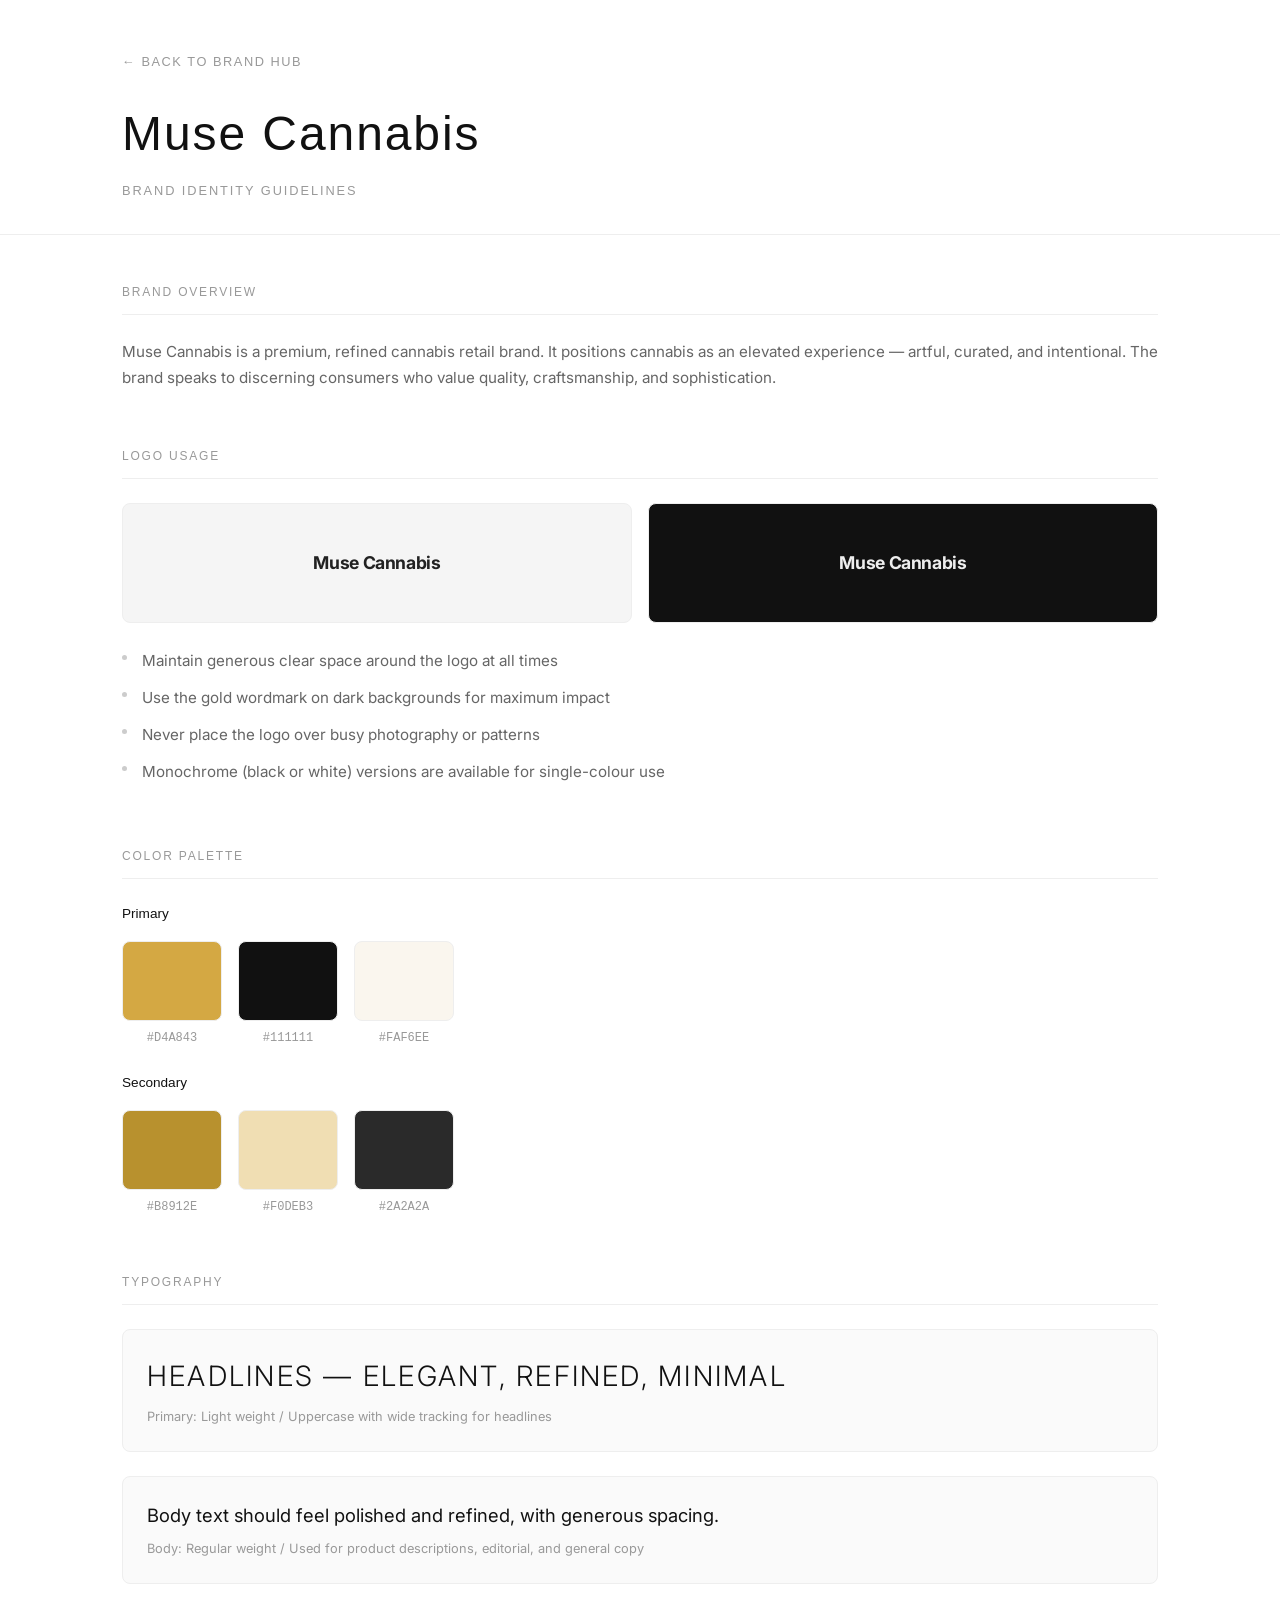
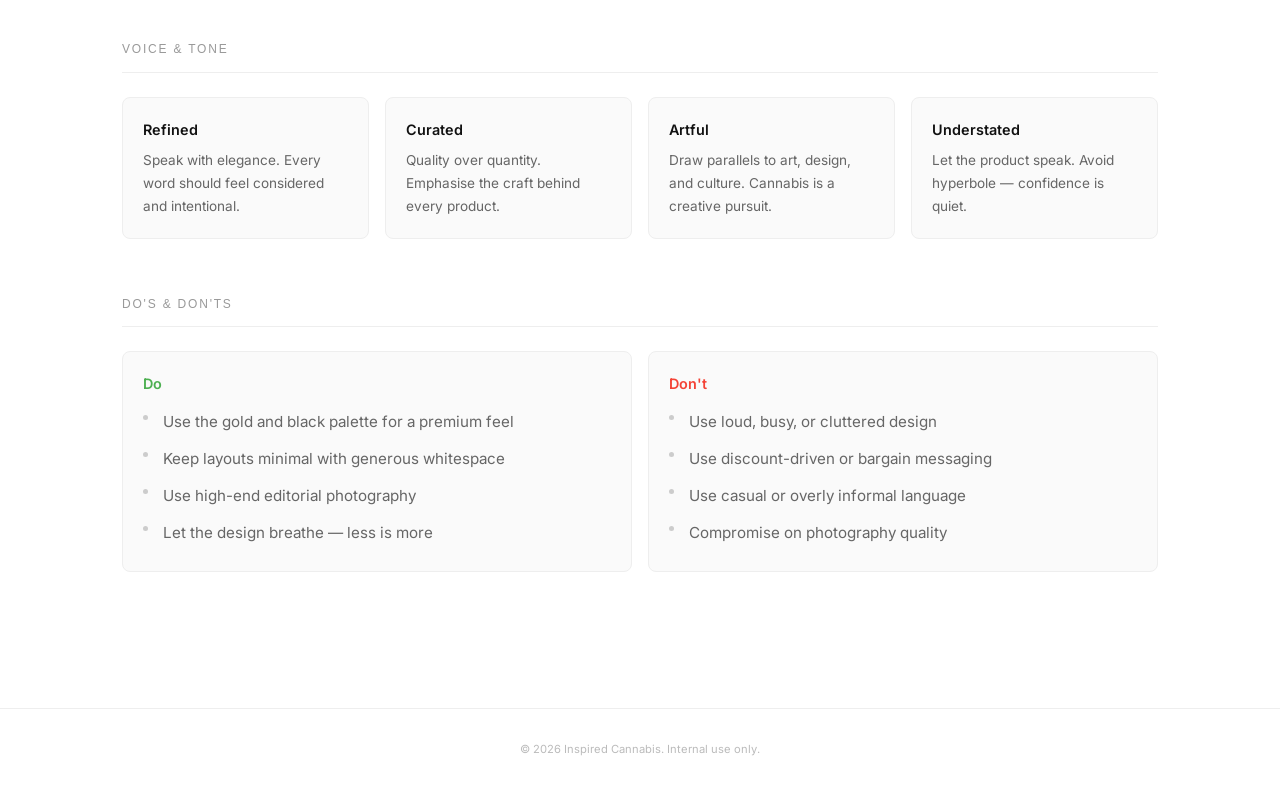
<file: muse-cannabis.html>
<!DOCTYPE html>
<html lang="en">
<head>
  <meta charset="UTF-8">
  <meta name="viewport" content="width=device-width, initial-scale=1.0">
  <title>Muse Cannabis | Brand Guidelines</title>
  <link rel="stylesheet" href="styles.css">
  <link rel="preconnect" href="https://fonts.googleapis.com">
  <link rel="preconnect" href="https://fonts.gstatic.com" crossorigin>
  <link href="https://fonts.googleapis.com/css2?family=Inter:wght@300;400;500;600;700&display=swap" rel="stylesheet">
</head>
<body>

  <header class="brand-header">
    <div class="container">
      <a href="index.html" class="brand-header__back">&larr; Back to Brand Hub</a>
      <h1 style="color: var(--muse);">Muse Cannabis</h1>
      <p>Brand Identity Guidelines</p>
    </div>
  </header>

  <main class="brand-content">
    <div class="container">

      <!-- Mission -->
      <section class="guideline-section">
        <h2>Brand Overview</h2>
        <p>Muse Cannabis is a premium, refined cannabis retail brand. It positions cannabis as an elevated experience &mdash; artful, curated, and intentional. The brand speaks to discerning consumers who value quality, craftsmanship, and sophistication.</p>
      </section>

      <!-- Logo -->
      <section class="guideline-section">
        <h2>Logo Usage</h2>
        <div class="logo-usage">
          <div class="logo-example logo-example--light">
            <span style="color: var(--muse);">Muse Cannabis</span>
          </div>
          <div class="logo-example logo-example--dark">
            <span style="color: var(--muse);">Muse Cannabis</span>
          </div>
        </div>
        <ul style="margin-top: 1.25rem;">
          <li>Maintain generous clear space around the logo at all times</li>
          <li>Use the gold wordmark on dark backgrounds for maximum impact</li>
          <li>Never place the logo over busy photography or patterns</li>
          <li>Monochrome (black or white) versions are available for single-colour use</li>
        </ul>
      </section>

      <!-- Colors -->
      <section class="guideline-section">
        <h2>Color Palette</h2>
        <h3>Primary</h3>
        <div class="color-palette">
          <div class="color-swatch">
            <div class="color-swatch__block" style="background: #d4a843;"></div>
            <div class="color-swatch__label">#D4A843</div>
          </div>
          <div class="color-swatch">
            <div class="color-swatch__block" style="background: #111111;"></div>
            <div class="color-swatch__label">#111111</div>
          </div>
          <div class="color-swatch">
            <div class="color-swatch__block" style="background: #faf6ee;"></div>
            <div class="color-swatch__label">#FAF6EE</div>
          </div>
        </div>
        <h3 style="margin-top: 1.5rem;">Secondary</h3>
        <div class="color-palette">
          <div class="color-swatch">
            <div class="color-swatch__block" style="background: #b8912e;"></div>
            <div class="color-swatch__label">#B8912E</div>
          </div>
          <div class="color-swatch">
            <div class="color-swatch__block" style="background: #f0deb3;"></div>
            <div class="color-swatch__label">#F0DEB3</div>
          </div>
          <div class="color-swatch">
            <div class="color-swatch__block" style="background: #2a2a2a;"></div>
            <div class="color-swatch__label">#2A2A2A</div>
          </div>
        </div>
      </section>

      <!-- Typography -->
      <section class="guideline-section">
        <h2>Typography</h2>
        <div class="type-specimen">
          <div class="type-specimen__sample" style="font-weight: 300; letter-spacing: 0.08em; text-transform: uppercase;">
            Headlines &mdash; Elegant, refined, minimal
          </div>
          <div class="type-specimen__details">
            Primary: Light weight / Uppercase with wide tracking for headlines
          </div>
        </div>
        <div class="type-specimen">
          <div class="type-specimen__sample" style="font-weight: 400; font-size: 1.15rem;">
            Body text should feel polished and refined, with generous spacing.
          </div>
          <div class="type-specimen__details">
            Body: Regular weight / Used for product descriptions, editorial, and general copy
          </div>
        </div>
      </section>

      <!-- Voice & Tone -->
      <section class="guideline-section">
        <h2>Voice & Tone</h2>
        <div class="tone-grid">
          <div class="tone-card">
            <h4>Refined</h4>
            <p>Speak with elegance. Every word should feel considered and intentional.</p>
          </div>
          <div class="tone-card">
            <h4>Curated</h4>
            <p>Quality over quantity. Emphasise the craft behind every product.</p>
          </div>
          <div class="tone-card">
            <h4>Artful</h4>
            <p>Draw parallels to art, design, and culture. Cannabis is a creative pursuit.</p>
          </div>
          <div class="tone-card">
            <h4>Understated</h4>
            <p>Let the product speak. Avoid hyperbole &mdash; confidence is quiet.</p>
          </div>
        </div>
      </section>

      <!-- Do's and Don'ts -->
      <section class="guideline-section">
        <h2>Do's & Don'ts</h2>
        <div class="tone-grid">
          <div class="tone-card">
            <h4 style="color: #4caf50;">Do</h4>
            <ul>
              <li>Use the gold and black palette for a premium feel</li>
              <li>Keep layouts minimal with generous whitespace</li>
              <li>Use high-end editorial photography</li>
              <li>Let the design breathe &mdash; less is more</li>
            </ul>
          </div>
          <div class="tone-card">
            <h4 style="color: #f44336;">Don't</h4>
            <ul>
              <li>Use loud, busy, or cluttered design</li>
              <li>Use discount-driven or bargain messaging</li>
              <li>Use casual or overly informal language</li>
              <li>Compromise on photography quality</li>
            </ul>
          </div>
        </div>
      </section>

    </div>
  </main>

  <footer class="site-footer">
    <div class="container">
      <p>&copy; 2026 Inspired Cannabis. Internal use only.</p>
    </div>
  </footer>

</body>
</html>
</file>
<file: styles.css>
/* ===== Reset ===== */
*, *::before, *::after {
  margin: 0;
  padding: 0;
  box-sizing: border-box;
}

html, body {
  height: 100%;
}

body {
  font-family: 'Inter', -apple-system, BlinkMacSystemFont, sans-serif;
  background: #ffffff;
  color: #111;
  line-height: 1.6;
  -webkit-font-smoothing: antialiased;
}

a {
  text-decoration: none;
  color: inherit;
}

/* ===== Page Layout — Two Columns ===== */
.page {
  display: flex;
  min-height: 100vh;
  position: relative;
}

/* ===== Hero — Left 60% ===== */
.hero {
  position: relative;
  width: 60%;
  background: url('images/SVG/cannabg.png') center/cover no-repeat;
  display: flex;
  align-items: flex-end;
  justify-content: flex-start;
  overflow: hidden;
}

.hero__overlay {
  position: absolute;
  inset: 0;
  background:
    radial-gradient(ellipse at 30% 20%, rgba(255, 255, 255, 0.06) 0%, transparent 50%),
    radial-gradient(ellipse at 70% 80%, rgba(255, 255, 255, 0.03) 0%, transparent 50%);
  pointer-events: none;
}

.hero__content {
  position: relative;
  z-index: 1;
  padding: 4rem;
}

.hero__title {
  font-family: 'Bebas Neue', sans-serif;
  font-size: clamp(5rem, 8vw, 9rem);
  font-weight: 400;
  letter-spacing: -0.02em;
  color: #ffffff;
  line-height: 1;
  text-transform: uppercase;
}

.hero__title--accent {
  color: #E5682E;
}

/* ===== Index — Right 40% ===== */
.index {
  width: 40%;
  display: flex;
  align-items: center;
  justify-content: center;
  padding: 4rem;
}

.index__inner {
  width: 100%;
  max-width: 400px;
}

.index__list {
  list-style: none;
}

.index__list li {
  border-top: 1px solid #eee;
}

.index__list li:last-child {
  border-bottom: 1px solid #eee;
}

.index__link {
  display: flex;
  align-items: center;
  padding: 1.1rem 0.25rem;
  transition: all 0.2s ease;
}

.index__link:hover {
  padding-left: 0.75rem;
}

.index__name {
  font-family: 'Roboto', sans-serif;
  font-size: 0.85rem;
  font-weight: 500;
  text-transform: uppercase;
  letter-spacing: 0.18em;
  color: #111;
  flex: 1;
}

.index__arrow {
  font-size: 1rem;
  color: #ccc;
  transition: all 0.2s ease;
}

.index__link:hover .index__arrow {
  color: #111;
  transform: translateX(4px);
}

.index__link:hover .index__name {
  color: #000;
}

/* ===== Footer — Bottom Right ===== */
.page__footer {
  position: absolute;
  bottom: 1.5rem;
  right: 2rem;
  font-size: 0.65rem;
  color: #bbb;
  letter-spacing: 0.02em;
}

/* ===== Brand Page Layout ===== */
.brand-page {
  background: #ffffff;
  min-height: 100vh;
}

.brand-header {
  padding: 3rem 0 2rem;
  border-bottom: 1px solid #eee;
}

.brand-header .container {
  max-width: 1100px;
  margin: 0 auto;
  padding: 0 2rem;
}

.brand-header__back {
  display: inline-flex;
  align-items: center;
  gap: 0.5rem;
  font-family: 'Roboto', sans-serif;
  font-size: 0.8rem;
  text-transform: uppercase;
  letter-spacing: 0.12em;
  color: #999;
  margin-bottom: 1.5rem;
  transition: color 0.2s;
}

.brand-header__back:hover {
  color: #111;
}

.brand-header h1 {
  font-family: 'Bebas Neue', sans-serif;
  font-size: 3rem;
  font-weight: 400;
  letter-spacing: 0.04em;
}

.brand-header p {
  font-family: 'Roboto', sans-serif;
  font-size: 0.8rem;
  text-transform: uppercase;
  letter-spacing: 0.15em;
  color: #999;
  margin-top: 0.5rem;
}

.brand-content {
  padding: 3rem 0 5rem;
}

.brand-content .container {
  max-width: 1100px;
  margin: 0 auto;
  padding: 0 2rem;
}

/* Guideline Sections */
.guideline-section {
  margin-bottom: 3.5rem;
}

.guideline-section h2 {
  font-family: 'Roboto', sans-serif;
  font-size: 0.75rem;
  font-weight: 500;
  text-transform: uppercase;
  letter-spacing: 0.15em;
  color: #999;
  margin-bottom: 1.5rem;
  padding-bottom: 0.75rem;
  border-bottom: 1px solid #eee;
}

.guideline-section h3 {
  font-family: 'Roboto', sans-serif;
  font-size: 0.85rem;
  font-weight: 500;
  margin-bottom: 0.75rem;
  color: #111;
}

.guideline-section p,
.guideline-section li {
  color: #666;
  line-height: 1.7;
  font-size: 0.95rem;
}

.guideline-section ul {
  list-style: none;
  padding-left: 0;
}

.guideline-section ul li {
  padding: 0.35rem 0;
  padding-left: 1.25rem;
  position: relative;
}

.guideline-section ul li::before {
  content: '';
  width: 5px;
  height: 5px;
  background: #ccc;
  border-radius: 50%;
  position: absolute;
  left: 0;
  top: 0.75rem;
}

/* Color Swatches */
.color-palette {
  display: flex;
  gap: 1rem;
  flex-wrap: wrap;
  margin-top: 1rem;
}

.color-swatch {
  width: 100px;
  text-align: center;
}

.color-swatch__block {
  width: 100px;
  height: 80px;
  border-radius: 8px;
  border: 1px solid #eee;
  margin-bottom: 0.5rem;
}

.color-swatch__label {
  font-size: 0.75rem;
  color: #999;
  font-family: 'Roboto', monospace;
}

/* Typography specimens */
.type-specimen {
  margin-bottom: 1.5rem;
  padding: 1.5rem;
  background: #fafafa;
  border-radius: 8px;
  border: 1px solid #eee;
}

.type-specimen__sample {
  font-size: 1.75rem;
  margin-bottom: 0.5rem;
  color: #111;
}

.type-specimen__details {
  font-size: 0.8rem;
  color: #999;
}

/* Voice & Tone */
.tone-grid {
  display: grid;
  grid-template-columns: repeat(auto-fit, minmax(200px, 1fr));
  gap: 1rem;
  margin-top: 1rem;
}

.tone-card {
  background: #fafafa;
  border: 1px solid #eee;
  border-radius: 8px;
  padding: 1.25rem;
}

.tone-card h4 {
  font-size: 0.9rem;
  font-weight: 600;
  margin-bottom: 0.5rem;
  color: #111;
}

.tone-card p {
  font-size: 0.85rem;
}

/* Logo Usage */
.logo-usage {
  display: grid;
  grid-template-columns: repeat(auto-fit, minmax(200px, 1fr));
  gap: 1rem;
  margin-top: 1rem;
}

.logo-example {
  border: 1px solid #eee;
  border-radius: 8px;
  padding: 2rem;
  text-align: center;
  display: flex;
  align-items: center;
  justify-content: center;
  min-height: 120px;
}

.logo-example--light {
  background: #f5f5f5;
  color: #222;
}

.logo-example--dark {
  background: #111;
  color: #eee;
}

.logo-example span {
  font-weight: 700;
  font-size: 1.1rem;
  letter-spacing: -0.02em;
}

/* Site Footer */
.site-footer {
  padding: 2rem 0;
  border-top: 1px solid #eee;
}

.site-footer .container {
  max-width: 1100px;
  margin: 0 auto;
  padding: 0 2rem;
}

.site-footer p {
  font-size: 0.7rem;
  color: #bbb;
  text-align: center;
}

/* ===== Responsive ===== */
@media (max-width: 768px) {
  .page {
    flex-direction: column;
  }

  .hero {
    width: 100%;
    height: 45vh;
    min-height: 280px;
  }

  .hero__content {
    padding: 2.5rem 2rem;
  }

  .index {
    width: 100%;
    padding: 2.5rem 2rem;
  }

  .index__name {
    font-size: 0.8rem;
  }

  .page__footer {
    position: relative;
    bottom: auto;
    right: auto;
    text-align: right;
    padding: 1.5rem 2rem;
  }
}
</file>
